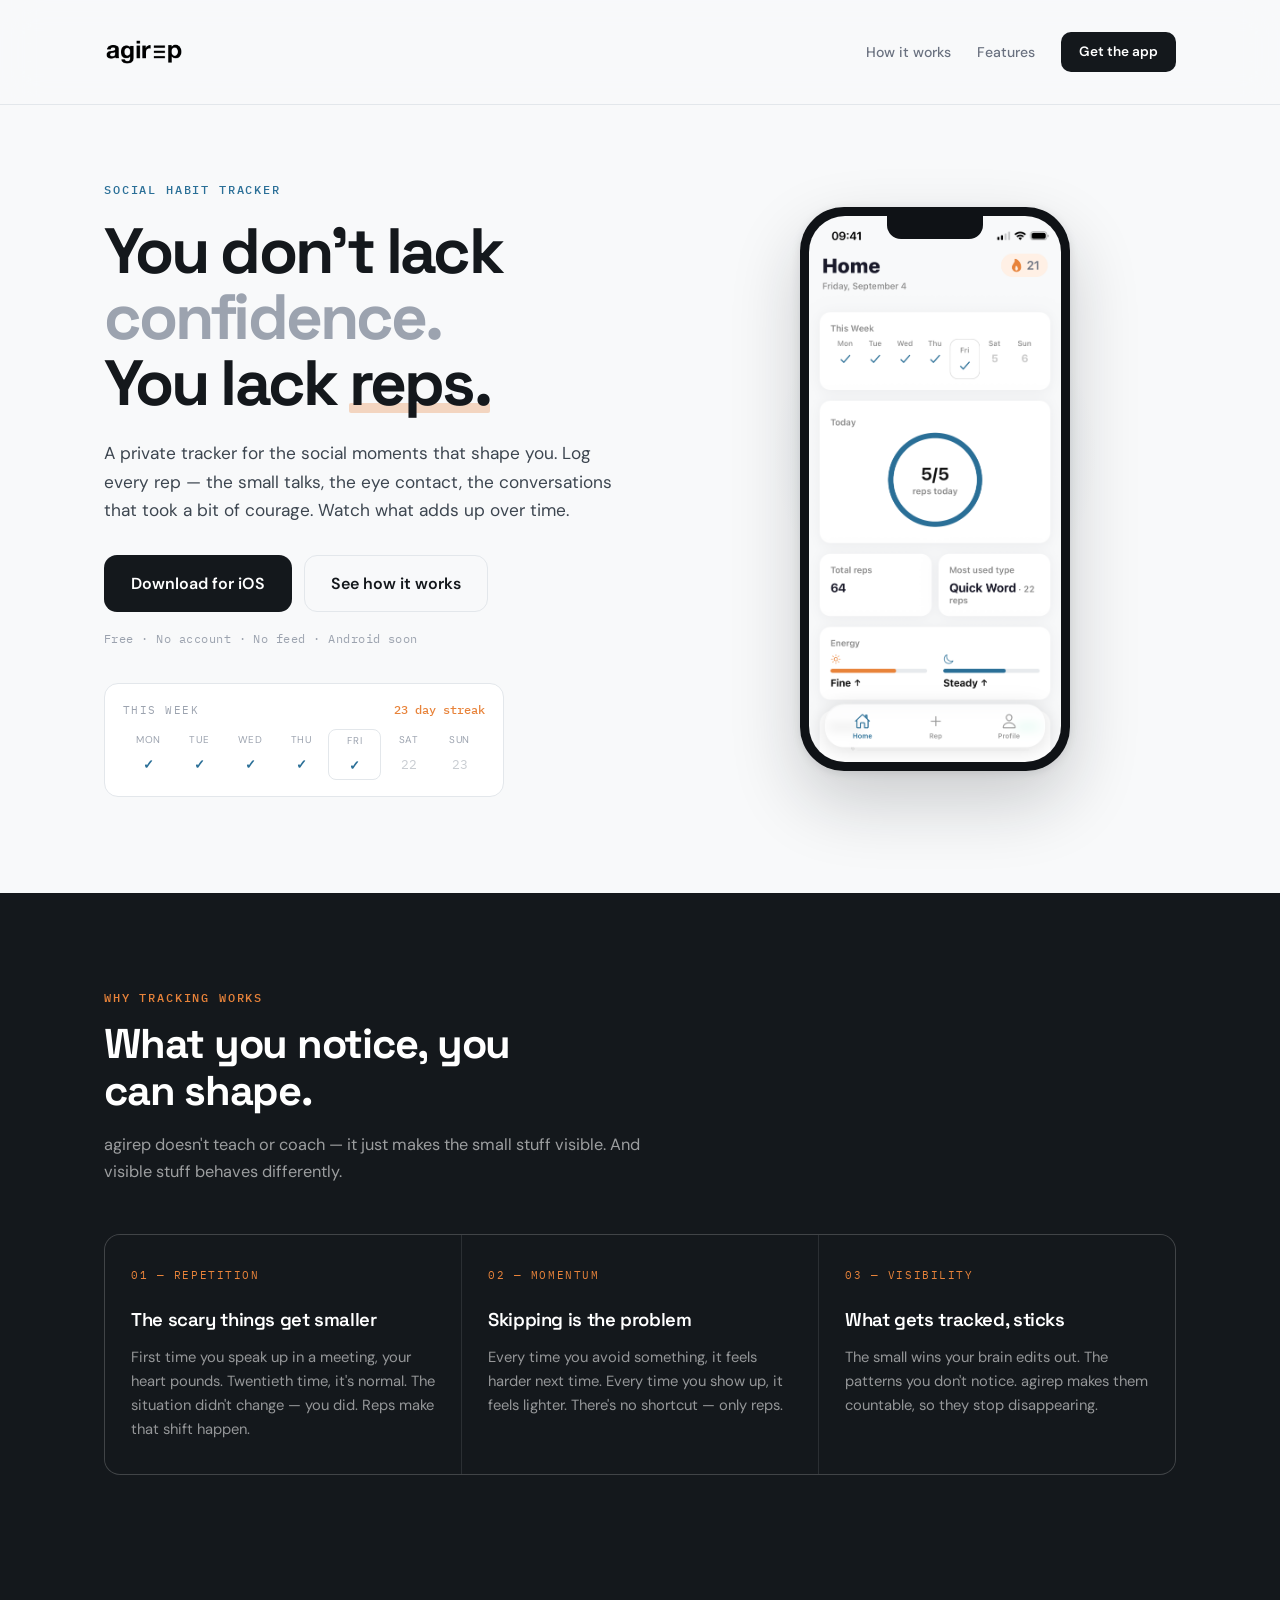
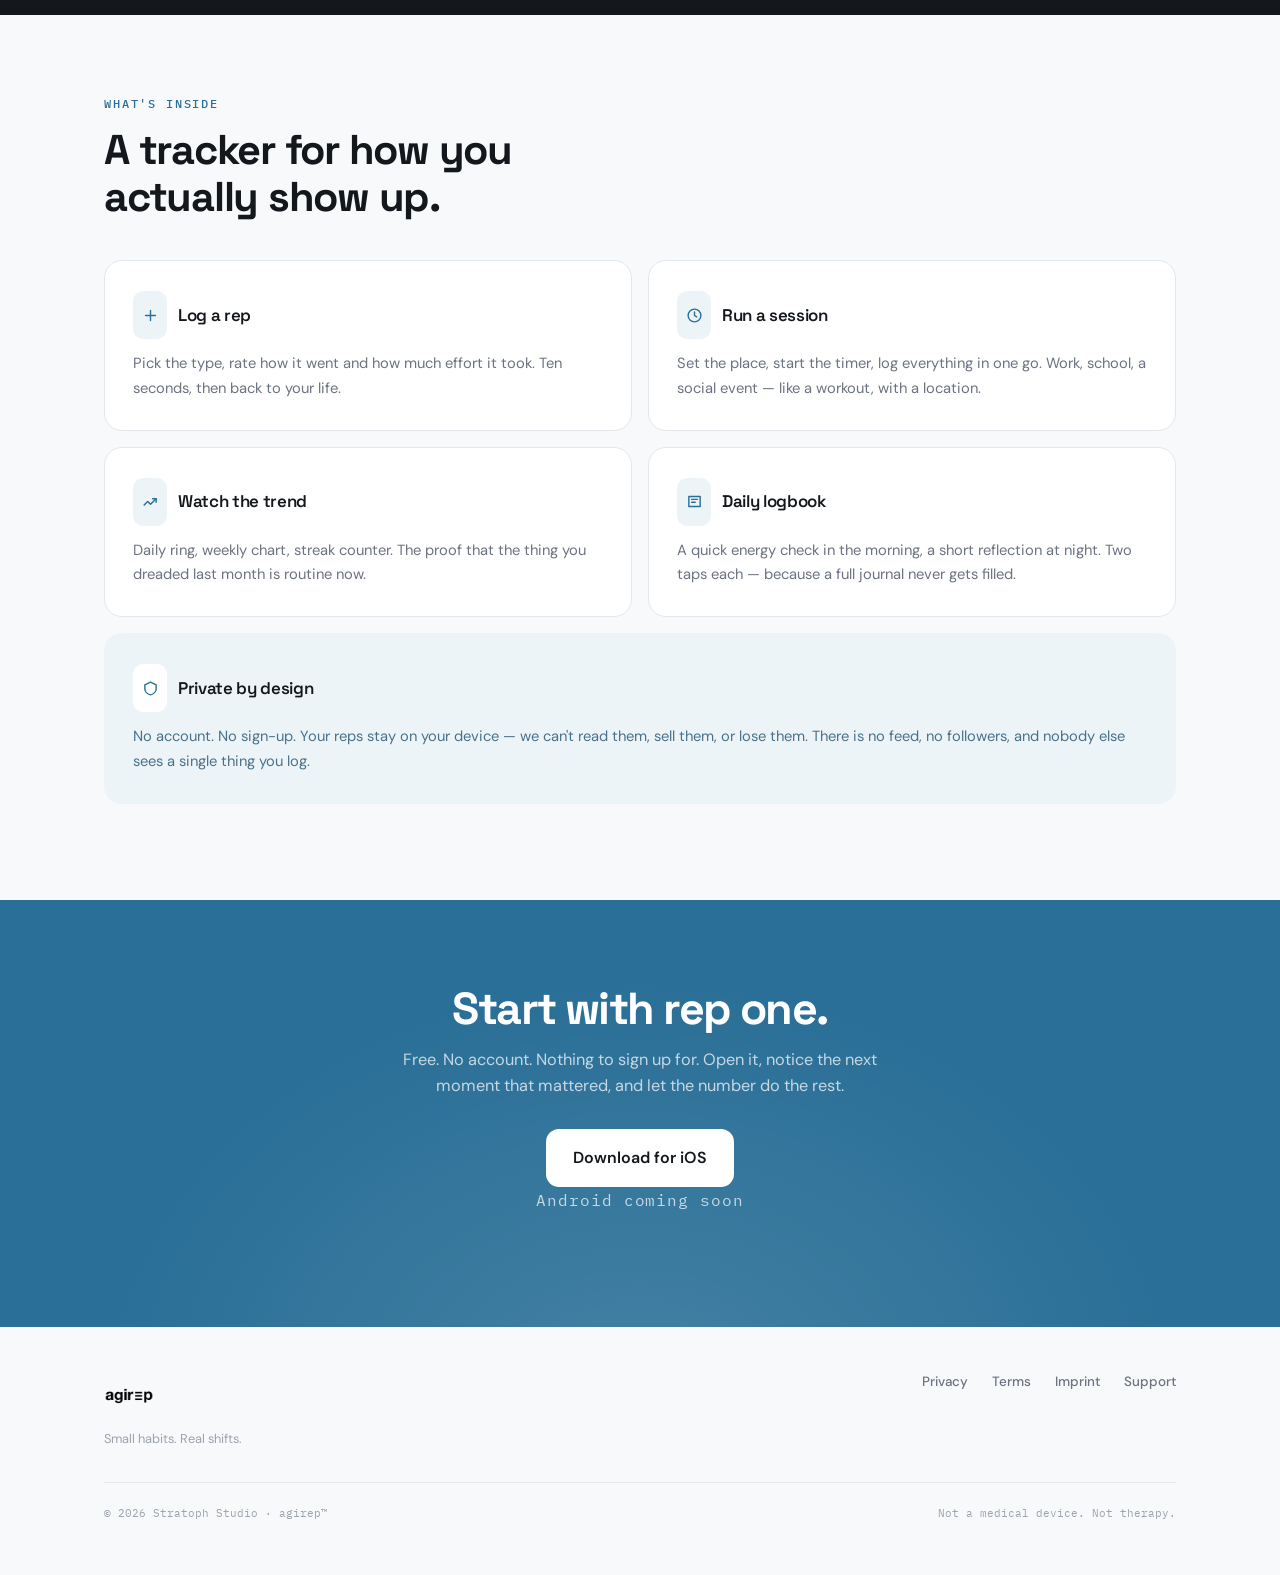
<file: index.html>
<!DOCTYPE html>
<html lang="en">
<head>
<meta charset="UTF-8" />
<meta name="viewport" content="width=device-width, initial-scale=1" />
<title>agirep — Social Habit Tracker</title>
<meta name="description" content="A private tracker for the social moments that shape you. Log every rep — small talks, eye contact, conversations that took courage. Watch what adds up over time." />
<meta property="og:title" content="agirep — Social Habit Tracker" />
<meta property="og:description" content="You don't lack confidence. You lack reps." />
<meta property="og:type" content="website" />
<link rel="stylesheet" href="fonts.css" />
<style>
:root{
  --ink:#14181C;
  --ink-soft:#3D4650;
  --muted:#6B7280;
  --faint:#9CA3AF;
  --blue:#2A6F97;
  --blue-deep:#1B4D6B;
  --blue-wash:#EDF4F8;
  --orange:#E8833A;
  --paper:#F8F9FA;
  --white:#fff;
  --line:#E3E7EB;
  --r:18px;
  --max:1120px;
}

*{margin:0;padding:0;box-sizing:border-box}
html{scroll-behavior:smooth;-webkit-text-size-adjust:100%}
body{
  font-family:'DM Sans',system-ui,sans-serif;
  color:var(--ink);
  background:var(--paper);
  line-height:1.6;
  -webkit-font-smoothing:antialiased;
  overflow-x:hidden;
}
a{color:inherit}
:focus-visible{outline:2px solid var(--blue);outline-offset:3px;border-radius:4px}

.wrap{max-width:var(--max);margin:0 auto;padding:0 24px}

/* scroll reveal */
.rv{opacity:0;transform:translateY(22px);transition:opacity .7s cubic-bezier(.2,.7,.3,1),transform .7s cubic-bezier(.2,.7,.3,1)}
.rv.in{opacity:1;transform:none}
.rv-1{transition-delay:.06s}.rv-2{transition-delay:.12s}.rv-3{transition-delay:.18s}

/* nav */
.nav{
  position:sticky;top:0;z-index:60;
  background:rgba(248,249,250,.82);
  backdrop-filter:blur(18px);-webkit-backdrop-filter:blur(18px);
  border-bottom:1px solid var(--line);
}
.nav-in{
  max-width:var(--max);margin:0 auto;padding:12px 24px;
  display:flex;align-items:center;justify-content:space-between;
}
.logo-img{height:80px;width:auto;display:block}
.mark{
  font-family:'Space Grotesk',sans-serif;
  font-size:1.45rem;font-weight:700;letter-spacing:-.04em;
  text-decoration:none;line-height:1;
}
.mark i{font-style:normal;color:var(--blue)}
.nav-r{display:flex;align-items:center;gap:26px}
.nav-r a{font-size:.88rem;font-weight:500;color:var(--muted);text-decoration:none;transition:color .18s}
.nav-r a:hover{color:var(--ink)}
.nav-r .pill{
  background:var(--ink);color:var(--white);
  padding:9px 18px;border-radius:10px;font-weight:600;font-size:.85rem;
  transition:background .18s;
}
.nav-r .pill:hover{background:var(--blue);color:var(--white)}

/* shared */
.eyebrow{
  font-family:'IBM Plex Mono',monospace;
  font-size:.72rem;font-weight:500;letter-spacing:.16em;text-transform:uppercase;
  color:var(--blue);
}
.h2{
  font-family:'Space Grotesk',sans-serif;
  font-size:clamp(1.8rem,3.6vw,2.6rem);font-weight:700;
  letter-spacing:-.03em;line-height:1.12;
}
.lede{font-size:1.02rem;color:var(--muted);line-height:1.7;max-width:52ch}

.btn{
  display:inline-flex;align-items:center;gap:9px;
  padding:15px 26px;border-radius:13px;
  font-size:1rem;font-weight:600;text-decoration:none;
  border:1px solid transparent;cursor:pointer;
  transition:transform .18s,background .18s,border-color .18s;
}
.btn svg{width:19px;height:19px;fill:currentColor;flex-shrink:0}
.btn-fill{background:var(--ink);color:var(--white)}
.btn-fill:hover{background:var(--blue);transform:translateY(-2px)}
.btn-ghost{background:transparent;color:var(--ink);border-color:var(--line)}
.btn-ghost:hover{border-color:var(--ink)}
.btn-light{background:var(--white);color:var(--ink)}
.btn-light:hover{transform:translateY(-2px)}

/* hero */
.hero{padding:76px 0 0}
.hero-grid{display:grid;grid-template-columns:1.05fr .95fr;gap:56px;align-items:center}
.hero h1{
  font-family:'Space Grotesk',sans-serif;
  font-size:clamp(2.5rem,5.4vw,4rem);
  font-weight:700;letter-spacing:-.045em;line-height:1.03;
  margin:20px 0 22px;
}
.hero h1 .dim{color:var(--faint)}
.hero h1 .hit{position:relative;display:inline-block;white-space:nowrap}
.hero h1 .hit::after{
  content:'';position:absolute;left:0;right:0;bottom:.06em;height:.16em;
  background:var(--orange);opacity:.3;border-radius:2px;
}
.hero h1 .hit span{position:relative;z-index:1}
.hero p.sub{font-size:1.08rem;color:var(--ink-soft);line-height:1.65;max-width:46ch;margin-bottom:30px}
.hero-cta{display:flex;gap:12px;flex-wrap:wrap;align-items:center}
.hero-fine{
  margin-top:18px;font-family:'IBM Plex Mono',monospace;
  font-size:.74rem;color:var(--faint);letter-spacing:.04em;
}

.strip{
  margin-top:34px;padding:16px 18px;background:var(--white);
  border:1px solid var(--line);border-radius:14px;max-width:400px;
}
.strip-top{display:flex;justify-content:space-between;align-items:center;margin-bottom:12px}
.strip-label{
  font-family:'IBM Plex Mono',monospace;font-size:.66rem;
  letter-spacing:.14em;text-transform:uppercase;color:var(--faint);
}
.strip-streak{font-family:'IBM Plex Mono',monospace;font-size:.78rem;font-weight:500;color:var(--orange)}
.strip-days{display:flex;justify-content:space-between}
.sd{text-align:center;flex:1}
.sd .d{font-size:.62rem;color:var(--faint);letter-spacing:.06em;margin-bottom:5px}
.sd .m{
  height:22px;display:flex;align-items:center;justify-content:center;
  font-family:'IBM Plex Mono',monospace;font-size:.82rem;color:#C9CDD2;
}
.sd.on .m{color:var(--blue);font-weight:600}
.sd.today{border:1px solid var(--line);border-radius:8px;padding:3px 0;margin:-3px 2px 0}

/* phone with real screenshot */
.phone-stage{display:flex;justify-content:center;position:relative}
.phone-stage::before{
  content:'';position:absolute;width:340px;height:340px;border-radius:50%;
  background:radial-gradient(circle,rgba(42,111,151,.10),transparent 68%);
  top:44%;left:50%;transform:translate(-50%,-50%);
}
.phone{
  position:relative;width:270px;
  background:#0F1216;border-radius:44px;padding:9px;
  box-shadow:0 30px 70px rgba(20,24,28,.20),0 2px 10px rgba(20,24,28,.10);
}
.phone img{
  display:block;width:100%;height:auto;border-radius:36px;
}
.notch{
  position:absolute;top:9px;left:50%;transform:translateX(-50%);
  width:96px;height:23px;background:#0F1216;border-radius:0 0 14px 14px;z-index:3;
}

/* dark mechanism */
.dark{background:var(--ink);color:var(--white);margin-top:96px;padding:96px 0 140px}
.dark .eyebrow{color:var(--orange)}
.dark .h2{margin:14px 0 16px;max-width:16ch}
.dark .lede{color:rgba(255,255,255,.58)}
.mech{
  display:grid;grid-template-columns:repeat(3,1fr);gap:1px;
  background:rgba(255,255,255,.10);border:1px solid rgba(255,255,255,.10);
  border-radius:16px;overflow:hidden;margin-top:48px;
}
.mech-c{background:var(--ink);padding:32px 26px}
.mech-n{
  font-family:'IBM Plex Mono',monospace;font-size:.7rem;letter-spacing:.14em;
  color:var(--orange);margin-bottom:20px;
}
.mech-c h3{
  font-family:'Space Grotesk',sans-serif;font-size:1.16rem;font-weight:600;
  letter-spacing:-.02em;margin-bottom:10px;
}
.mech-c p{font-size:.92rem;color:rgba(255,255,255,.55);line-height:1.65}
.dark-note{
  margin-top:34px;padding-left:16px;border-left:2px solid rgba(255,255,255,.18);
  font-size:.84rem;color:rgba(255,255,255,.42);line-height:1.6;max-width:64ch;
}

/* ── TRY IT — live console ── */
.try{padding:96px 0}
.try-head{margin-bottom:44px;max-width:56ch}
.try-head .h2{margin:14px 0 14px}

.console{
  display:grid;grid-template-columns:1fr 1.15fr;gap:0;
  background:var(--white);border:1px solid var(--line);
  border-radius:24px;overflow:hidden;
}

/* left: input */
.c-left{padding:30px 28px;border-right:1px solid var(--line)}
.c-kicker{
  font-family:'IBM Plex Mono',monospace;font-size:.66rem;letter-spacing:.14em;
  text-transform:uppercase;color:var(--faint);margin-bottom:16px;
}
.c-reps{display:flex;flex-direction:column;gap:8px}
.c-rep{
  display:flex;align-items:center;gap:11px;width:100%;
  padding:13px 16px;border-radius:12px;
  background:var(--paper);border:1px solid var(--line);
  font-family:'DM Sans',sans-serif;font-size:.93rem;font-weight:500;
  color:var(--ink);cursor:pointer;text-align:left;
  transition:border-color .16s,background .16s,transform .1s;
}
.c-rep:hover:not(:disabled){border-color:var(--blue);background:var(--blue-wash)}
.c-rep:active:not(:disabled){transform:scale(.98)}
.c-rep:disabled{opacity:.35;cursor:default}
.c-rep .dot{width:7px;height:7px;border-radius:50%;background:var(--blue);flex-shrink:0}
.c-hint{
  margin-top:18px;font-size:.78rem;color:var(--faint);line-height:1.55;
}

/* right: output */
.c-right{padding:30px 28px;background:linear-gradient(180deg,#FBFCFC,#F5F7F8)}
.c-metrics{display:grid;grid-template-columns:1fr 1fr;gap:12px;margin-bottom:22px}
.c-m{background:var(--white);border:1px solid var(--line);border-radius:14px;padding:14px 16px}
.c-m .k{
  font-family:'IBM Plex Mono',monospace;font-size:.6rem;letter-spacing:.12em;
  text-transform:uppercase;color:var(--faint);margin-bottom:6px;
}
.c-m .v{
  font-family:'Space Grotesk',sans-serif;font-size:1.7rem;font-weight:700;
  line-height:1;letter-spacing:-.03em;
}
.c-m .v.small{font-size:1.05rem}
.c-m .v.drop{color:var(--blue);transition:color .3s}

.c-chart{background:var(--white);border:1px solid var(--line);border-radius:14px;padding:16px}
.c-chart .k{
  font-family:'IBM Plex Mono',monospace;font-size:.6rem;letter-spacing:.12em;
  text-transform:uppercase;color:var(--faint);margin-bottom:14px;
}
.c-bars{display:flex;align-items:flex-end;gap:7px;height:88px}
.c-bars i{
  flex:1;background:var(--blue);border-radius:4px;height:4%;
  transition:height .55s cubic-bezier(.2,.85,.3,1);display:block;
}
.c-bars i.idle{background:#E1E5E8}
.c-axis{
  display:flex;justify-content:space-between;margin-top:9px;
  font-family:'IBM Plex Mono',monospace;font-size:.58rem;color:var(--faint);
}

.c-payoff{
  margin-top:18px;padding:15px 17px;background:var(--ink);color:var(--white);
  border-radius:13px;font-size:.88rem;line-height:1.6;
  opacity:0;transform:translateY(8px);
  transition:opacity .5s,transform .5s;pointer-events:none;
}
.c-payoff.show{opacity:1;transform:none;pointer-events:auto}
.c-payoff b{font-weight:600}
.c-payoff i{font-style:normal;color:#8FC4E0;font-weight:500}
.pf-cta{
  display:inline-block;margin-top:12px;font-size:.85rem;font-weight:600;
  color:var(--white);text-decoration:none;
  border-bottom:1px solid rgba(255,255,255,.35);padding-bottom:2px;
  transition:border-color .18s;
}
.pf-cta:hover{border-color:var(--white)}
.c-payoff .rs{
  display:block;margin-top:12px;font-size:.76rem;
  color:rgba(255,255,255,.55);background:none;border:none;cursor:pointer;
  font-family:'DM Sans',sans-serif;text-decoration:underline;text-underline-offset:3px;
}
.c-payoff .rs:hover{color:rgba(255,255,255,.85)}

/* features */
.feat{padding:80px 0 96px}
.feat-head{margin-bottom:40px}
.feat-head .h2{margin:14px 0 14px;max-width:18ch}
.fgrid{display:grid;grid-template-columns:repeat(2,1fr);gap:16px}
.f{
  background:var(--white);border:1px solid var(--line);border-radius:var(--r);
  padding:30px 28px;transition:border-color .2s,transform .2s;
}
.f:hover{border-color:#CBD3D9;transform:translateY(-3px)}
.f-top{display:flex;align-items:center;gap:11px;margin-bottom:12px}
.f-ico{
  width:34px;height:48px;border-radius:10px;background:var(--blue-wash);
  display:flex;align-items:center;justify-content:center;flex-shrink:0;
}
.f-ico svg{width:17px;height:17px;stroke:var(--blue);fill:none;stroke-width:2;stroke-linecap:round;stroke-linejoin:round}
.f h3{font-family:'Space Grotesk',sans-serif;font-size:1.06rem;font-weight:600;letter-spacing:-.02em}
.f p{font-size:.92rem;color:var(--muted);line-height:1.65}
.f.wide{grid-column:1/-1;background:var(--blue-wash);border-color:transparent}
.f.wide .f-ico{background:var(--white)}
.f.wide p{color:var(--blue-deep);opacity:.78}

/* cta */
.cta{background:var(--blue);color:var(--white);padding:84px 0;text-align:center;position:relative;overflow:hidden}
.cta::after{
  content:'';position:absolute;inset:0;
  background:radial-gradient(ellipse at 50% 120%,rgba(255,255,255,.13),transparent 60%);
  pointer-events:none;
}
.cta-in{position:relative;z-index:1}
.cta h2{
  font-family:'Space Grotesk',sans-serif;
  font-size:clamp(1.9rem,4vw,2.8rem);font-weight:700;
  letter-spacing:-.035em;line-height:1.1;margin-bottom:14px;
}
.cta p{color:rgba(255,255,255,.72);font-size:1.02rem;margin:0 auto 30px;max-width:44ch}
.cta-fine{
  margin-top:18px;font-family:'IBM Plex Mono',monospace;
  font-size:.72rem;color:rgba(255,255,255,.5);letter-spacing:.06em;
}

/* footer */
.foot{padding:44px 0 52px}
.foot-in{display:flex;justify-content:space-between;align-items:flex-start;gap:28px;flex-wrap:wrap}
.foot-l .logo-img{height:50px;margin-bottom:8px}
.foot-tag{font-size:.8rem;color:var(--faint)}
.foot-mail{font-size:.8rem;color:var(--blue);text-decoration:none;font-weight:500;display:inline-block;margin-top:6px}
.foot-mail:hover{text-decoration:underline}
.foot-links{display:flex;gap:24px;flex-wrap:wrap}
.foot-links a{font-size:.84rem;color:var(--muted);text-decoration:none;font-weight:500;transition:color .18s}
.foot-links a:hover{color:var(--blue)}
.foot-btm{
  margin-top:32px;padding-top:22px;border-top:1px solid var(--line);
  font-family:'IBM Plex Mono',monospace;font-size:.7rem;color:var(--faint);
  display:flex;justify-content:space-between;gap:14px;flex-wrap:wrap;
}

@media(max-width:900px){
  .hero{padding-top:52px}
  .hero-grid{grid-template-columns:1fr;gap:44px}
  .hero p.sub,.strip{max-width:100%}
  .phone-stage{order:-1}
  .phone{width:238px}
  .mech{grid-template-columns:1fr}
  .console{grid-template-columns:1fr}
  .c-left{border-right:none;border-bottom:1px solid var(--line)}
  .fgrid{grid-template-columns:1fr}
  .nav-r a:not(.pill){display:none}
  .dark{margin-top:70px;padding:66px 0}
  .try{padding:70px 0}
}
@media(prefers-reduced-motion:reduce){
  *{animation:none!important;transition:none!important;scroll-behavior:auto}
  .rv{opacity:1;transform:none}
}
</style>
</head>
<body>

<nav class="nav">
  <div class="nav-in">
    <a href="#" aria-label="agirep home">
      <img class="logo-img" src="logo-wordmark.png" alt="agirep" />
    </a>
    <div class="nav-r">
      <a href="#how">How it works</a>
      <a href="#features">Features</a>
      <a class="pill" href="https://apps.apple.com/app/id6784792973">Get the app</a>
    </div>
  </div>
</nav>

<header class="hero">
  <div class="wrap hero-grid">
    <div class="rv">
      <div class="eyebrow">Social Habit Tracker</div>
      <h1>You don't lack <span class="dim">confidence.</span><br>You lack <span class="hit"><span>reps.</span></span></h1>
      <p class="sub">A private tracker for the social moments that shape you. Log every rep — the small talks, the eye contact, the conversations that took a bit of courage. Watch what adds up over time.</p>
      <div class="hero-cta">
        <a class="btn btn-fill" href="https://apps.apple.com/app/id6784792973">
          Download for iOS
        </a>
        <a class="btn btn-ghost" href="#how">See how it works</a>
      </div>
      <p class="hero-fine">Free · No account · No feed · Android soon</p>

      <div class="strip" aria-hidden="true">
        <div class="strip-top">
          <span class="strip-label">This week</span>
          <span class="strip-streak">23 day streak</span>
        </div>
        <div class="strip-days">
          <div class="sd on"><div class="d">MON</div><div class="m">✓</div></div>
          <div class="sd on"><div class="d">TUE</div><div class="m">✓</div></div>
          <div class="sd on"><div class="d">WED</div><div class="m">✓</div></div>
          <div class="sd on"><div class="d">THU</div><div class="m">✓</div></div>
          <div class="sd on today"><div class="d">FRI</div><div class="m">✓</div></div>
          <div class="sd"><div class="d">SAT</div><div class="m">22</div></div>
          <div class="sd"><div class="d">SUN</div><div class="m">23</div></div>
        </div>
      </div>
    </div>

    <div class="phone-stage rv rv-1">
      <div class="phone">
        <div class="notch"></div>
        <img src="screenshot-home.png" alt="agirep home screen showing daily rep ring, streak and weekly chart" />
      </div>
    </div>
  </div>
</header>

<section class="dark" id="how">
  <div class="wrap">
    <div class="rv">
      <div class="eyebrow">Why tracking works</div>
      <h2 class="h2">What you notice, you can shape.</h2>
      <p class="lede">agirep doesn't teach or coach — it just makes the small stuff visible. And visible stuff behaves differently.</p>
    </div>

    <div class="mech">
      <div class="mech-c rv">
        <div class="mech-n">01 — REPETITION</div>
        <h3>The scary things get smaller</h3>
        <p>First time you speak up in a meeting, your heart pounds. Twentieth time, it's normal. The situation didn't change — you did. Reps make that shift happen.</p>
      </div>
      <div class="mech-c rv rv-1">
        <div class="mech-n">02 — MOMENTUM</div>
        <h3>Skipping is the problem</h3>
        <p>Every time you avoid something, it feels harder next time. Every time you show up, it feels lighter. There's no shortcut — only reps.</p>
      </div>
      <div class="mech-c rv rv-2">
        <div class="mech-n">03 — VISIBILITY</div>
        <h3>What gets tracked, sticks</h3>
        <p>The small wins your brain edits out. The patterns you don't notice. agirep makes them countable, so they stop disappearing.</p>
      </div>
    </div>
  </div>
</section>

<section class="feat" id="features">
  <div class="wrap">
    <div class="feat-head rv">
      <div class="eyebrow">What's inside</div>
      <h2 class="h2">A tracker for how you actually show up.</h2>
    </div>

    <div class="fgrid">
      <div class="f rv">
        <div class="f-top">
          <div class="f-ico"><svg viewBox="0 0 24 24"><path d="M12 5v14M5 12h14"/></svg></div>
          <h3>Log a rep</h3>
        </div>
        <p>Pick the type, rate how it went and how much effort it took. Ten seconds, then back to your life.</p>
      </div>

      <div class="f rv rv-1">
        <div class="f-top">
          <div class="f-ico"><svg viewBox="0 0 24 24"><circle cx="12" cy="12" r="9"/><path d="M12 7v5l3 2"/></svg></div>
          <h3>Run a session</h3>
        </div>
        <p>Set the place, start the timer, log everything in one go. Work, school, a social event — like a workout, with a location.</p>
      </div>

      <div class="f rv">
        <div class="f-top">
          <div class="f-ico"><svg viewBox="0 0 24 24"><path d="M3 17l5-5 4 4 8-8"/><path d="M20 8h-5M20 8v5"/></svg></div>
          <h3>Watch the trend</h3>
        </div>
        <p>Daily ring, weekly chart, streak counter. The proof that the thing you dreaded last month is routine now.</p>
      </div>

      <div class="f rv rv-1">
        <div class="f-top">
          <div class="f-ico"><svg viewBox="0 0 24 24"><path d="M4 5h16v14H4z"/><path d="M8 9h8M8 13h5"/></svg></div>
          <h3>Daily logbook</h3>
        </div>
        <p>A quick energy check in the morning, a short reflection at night. Two taps each — because a full journal never gets filled.</p>
      </div>

      <div class="f wide rv">
        <div class="f-top">
          <div class="f-ico"><svg viewBox="0 0 24 24"><path d="M12 3l8 4v5c0 4.4-3.4 8.2-8 9-4.6-.8-8-4.6-8-9V7z"/></svg></div>
          <h3>Private by design</h3>
        </div>
        <p>No account. No sign-up. Your reps stay on your device — we can't read them, sell them, or lose them. There is no feed, no followers, and nobody else sees a single thing you log.</p>
      </div>
    </div>
  </div>
</section>

<section class="cta">
  <div class="wrap cta-in rv">
    <h2>Start with rep one.</h2>
    <p>Free. No account. Nothing to sign up for. Open it, notice the next moment that mattered, and let the number do the rest.</p>
    <a class="btn btn-light" href="https://apps.apple.com/app/id6784792973">
      Download for iOS
    </a>
    <p class="cta-fine">Android coming soon</p>
  </div>
</section>

<footer class="foot">
  <div class="wrap">
    <div class="foot-in">
      <div class="foot-l">
        <img class="logo-img" src="logo-wordmark.png" alt="agirep" />
        <p class="foot-tag">Small habits. Real shifts.</p>
      </div>
      <div class="foot-links">
        <a href="privacy.html">Privacy</a>
        <a href="terms.html">Terms</a>
        <a href="impressum.html">Imprint</a>
        <a href="support.html">Support</a>
      </div>
    </div>
    <div class="foot-btm">
      <span>© 2026 Stratoph Studio · agirep™</span>
      <span>Not a medical device. Not therapy.</span>
    </div>
  </div>
</footer>

<script>
/* scroll reveal */
(function(){
  var els = document.querySelectorAll('.rv');
  if(!('IntersectionObserver' in window)){
    Array.prototype.forEach.call(els,function(e){e.classList.add('in')});
    return;
  }
  var io = new IntersectionObserver(function(entries){
    entries.forEach(function(en){
      if(en.isIntersecting){ en.target.classList.add('in'); io.unobserve(en.target); }
    });
  },{threshold:.14,rootMargin:'0px 0px -8% 0px'});
  Array.prototype.forEach.call(els,function(e){io.observe(e)});
})();
</script>

</body>
</html>
</file>
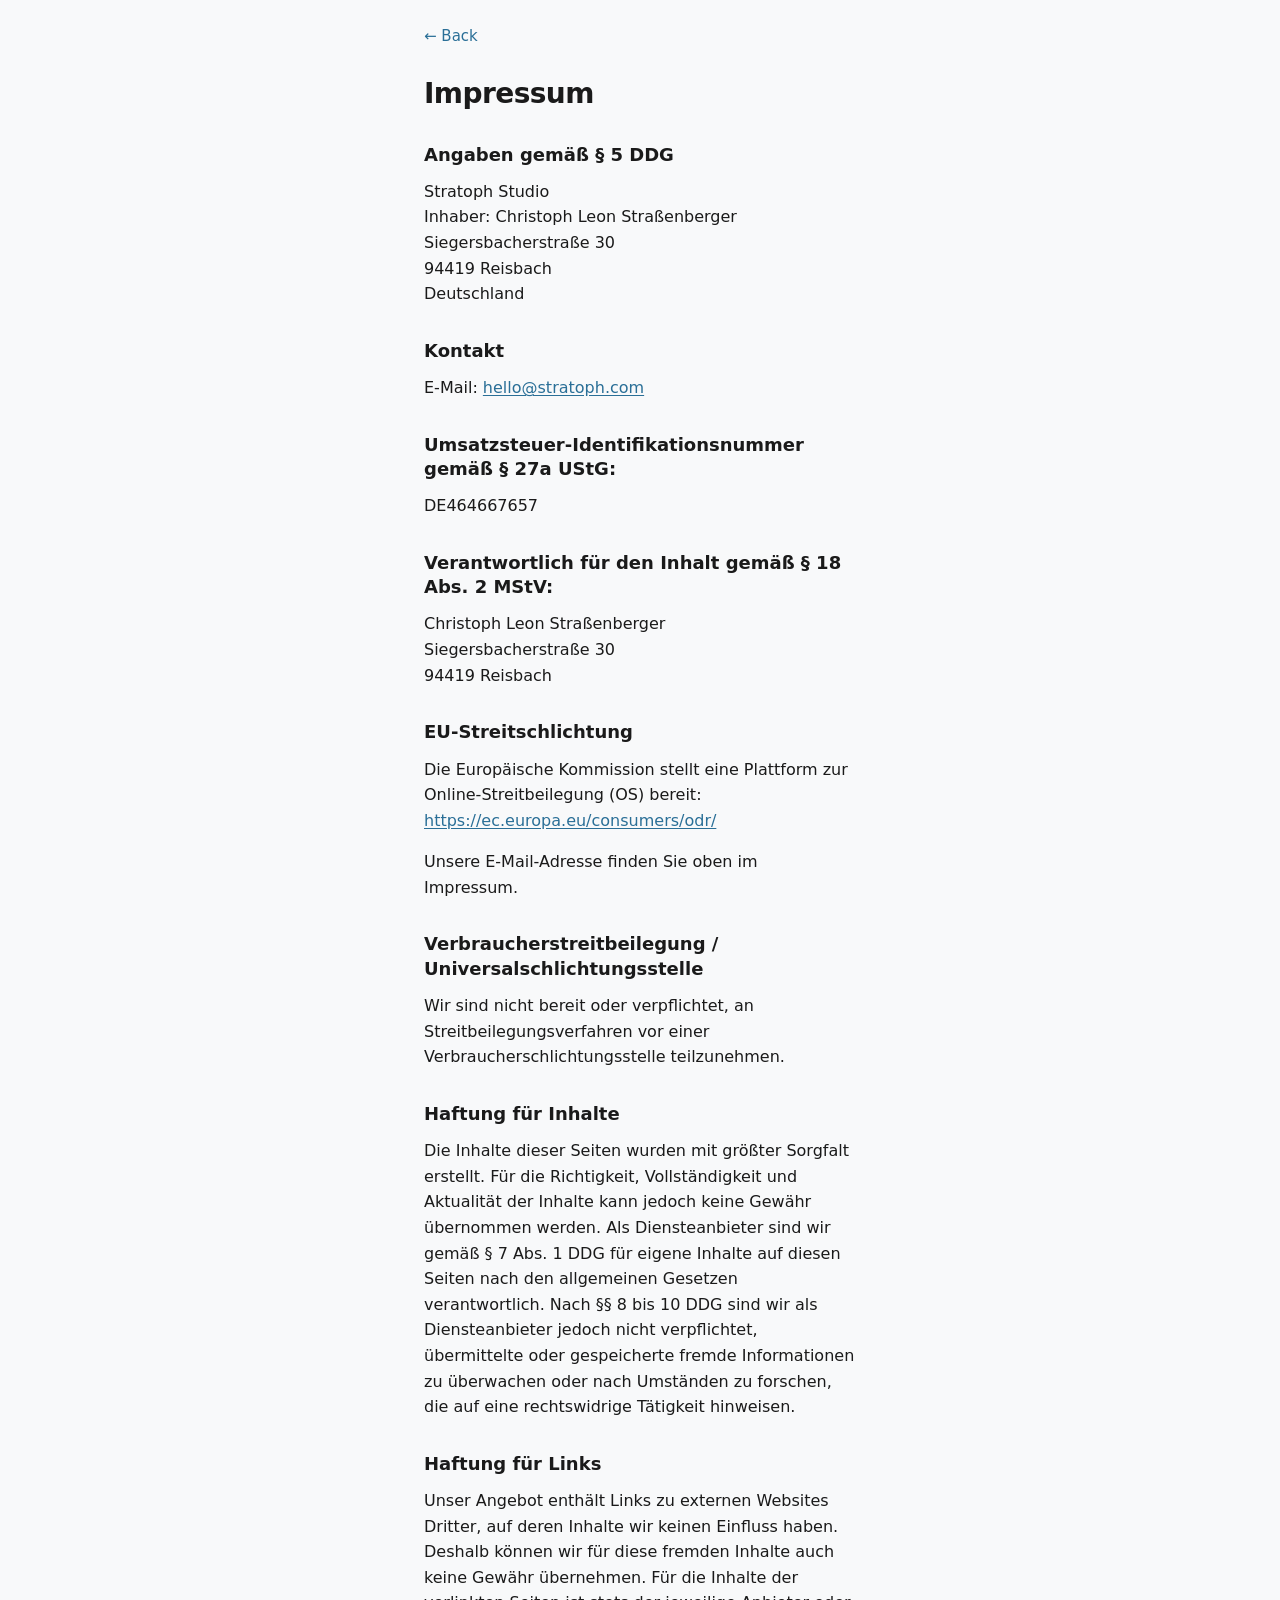
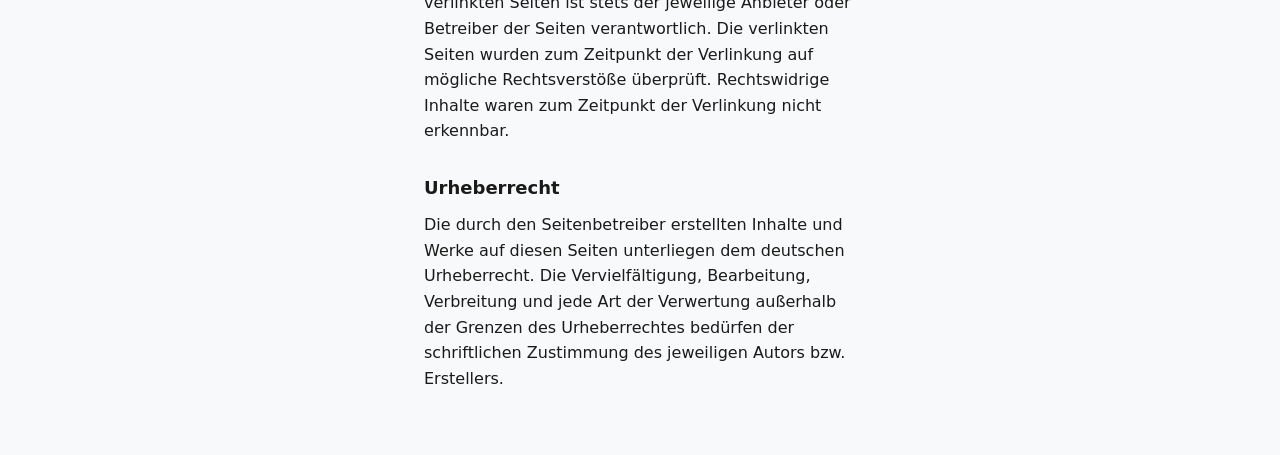
<file: impressum.html>
<!DOCTYPE html>
<html lang="de">
  <head>
    <meta charset="UTF-8" />
    <meta name="viewport" content="width=device-width, initial-scale=1" />
    <meta name="robots" content="noindex" />
    <title>Impressum — REP</title>
    <style>
      :root {
        --bg: #f8f9fa;
        --primary: #2a6f97;
        --accent: #4ecda4;
        --text: #1a1a1a;
        --text-muted: #5c6670;
        --border: #e2e6ea;
        --radius: 16px;
        --max-width: 480px;
      }

      *,
      *::before,
      *::after {
        box-sizing: border-box;
      }

      html {
        -webkit-text-size-adjust: 100%;
      }

      body {
        margin: 0;
        min-height: 100dvh;
        display: flex;
        flex-direction: column;
        align-items: center;
        background: var(--bg);
        color: var(--text);
        font-family:
          system-ui,
          -apple-system,
          BlinkMacSystemFont,
          'Segoe UI',
          Roboto,
          'Helvetica Neue',
          Arial,
          sans-serif;
        font-size: 16px;
        line-height: 1.5;
        -webkit-font-smoothing: antialiased;
      }

      .page {
        width: 100%;
        max-width: var(--max-width);
        padding: 24px 24px 48px;
      }

      .back-link {
        display: inline-block;
        margin-bottom: 28px;
        font-size: 0.9375rem;
        font-weight: 500;
        color: var(--primary);
        text-decoration: none;
      }

      .back-link:hover {
        text-decoration: underline;
      }

      .back-link:focus-visible {
        outline: 2px solid var(--accent);
        outline-offset: 2px;
        border-radius: 4px;
      }

      .legal-content {
        text-align: left;
        line-height: 1.6;
        color: var(--text);
      }

      .legal-content h1 {
        margin: 0 0 1.25rem;
        font-size: 1.75rem;
        font-weight: 700;
        letter-spacing: -0.02em;
        line-height: 1.25;
        color: var(--text);
      }

      .legal-content h2 {
        margin: 2rem 0 0.75rem;
        font-size: 1.125rem;
        font-weight: 700;
        color: var(--text);
        line-height: 1.35;
      }

      .legal-content p {
        margin: 0 0 1rem;
        color: var(--text);
      }

      .legal-content a {
        color: var(--primary);
        text-decoration: underline;
        text-underline-offset: 2px;
      }

      .legal-content a:hover {
        color: #245f82;
      }
    </style>
  </head>
  <body>
    <main class="page">
      <a class="back-link" href="index.html">← Back</a>

      <article class="legal-content">
        <h1>Impressum</h1>

        <h2>Angaben gemäß § 5 DDG</h2>
        <p>
          Stratoph Studio<br />
          Inhaber: Christoph Leon Straßenberger<br />
          Siegersbacherstraße 30<br />
          94419 Reisbach<br />
          Deutschland
        </p>

        <h2>Kontakt</h2>
        <p>
          E-Mail:
          <a href="mailto:hello@stratoph.com">hello@stratoph.com</a>
        </p>

        <h2>Umsatzsteuer-Identifikationsnummer gemäß § 27a UStG:</h2>
        <p>DE464667657</p>

        <h2>Verantwortlich für den Inhalt gemäß § 18 Abs. 2 MStV:</h2>
        <p>
          Christoph Leon Straßenberger<br />
          Siegersbacherstraße 30<br />
          94419 Reisbach
        </p>

        <h2>EU-Streitschlichtung</h2>
        <p>
          Die Europäische Kommission stellt eine Plattform zur Online-Streitbeilegung (OS) bereit:
          <a href="https://ec.europa.eu/consumers/odr/">https://ec.europa.eu/consumers/odr/</a>
        </p>
        <p>Unsere E-Mail-Adresse finden Sie oben im Impressum.</p>

        <h2>Verbraucherstreitbeilegung / Universalschlichtungsstelle</h2>
        <p>
          Wir sind nicht bereit oder verpflichtet, an Streitbeilegungsverfahren vor einer
          Verbraucherschlichtungsstelle teilzunehmen.
        </p>

        <h2>Haftung für Inhalte</h2>
        <p>
          Die Inhalte dieser Seiten wurden mit größter Sorgfalt erstellt. Für die Richtigkeit,
          Vollständigkeit und Aktualität der Inhalte kann jedoch keine Gewähr übernommen werden.
          Als Diensteanbieter sind wir gemäß § 7 Abs. 1 DDG für eigene Inhalte auf diesen Seiten
          nach den allgemeinen Gesetzen verantwortlich. Nach §§ 8 bis 10 DDG sind wir als
          Diensteanbieter jedoch nicht verpflichtet, übermittelte oder gespeicherte fremde
          Informationen zu überwachen oder nach Umständen zu forschen, die auf eine rechtswidrige
          Tätigkeit hinweisen.
        </p>

        <h2>Haftung für Links</h2>
        <p>
          Unser Angebot enthält Links zu externen Websites Dritter, auf deren Inhalte wir keinen
          Einfluss haben. Deshalb können wir für diese fremden Inhalte auch keine Gewähr
          übernehmen. Für die Inhalte der verlinkten Seiten ist stets der jeweilige Anbieter oder
          Betreiber der Seiten verantwortlich. Die verlinkten Seiten wurden zum Zeitpunkt der
          Verlinkung auf mögliche Rechtsverstöße überprüft. Rechtswidrige Inhalte waren zum
          Zeitpunkt der Verlinkung nicht erkennbar.
        </p>

        <h2>Urheberrecht</h2>
        <p>
          Die durch den Seitenbetreiber erstellten Inhalte und Werke auf diesen Seiten unterliegen
          dem deutschen Urheberrecht. Die Vervielfältigung, Bearbeitung, Verbreitung und jede Art
          der Verwertung außerhalb der Grenzen des Urheberrechtes bedürfen der schriftlichen
          Zustimmung des jeweiligen Autors bzw. Erstellers.
        </p>
      </article>
    </main>
  </body>
</html>
</file>
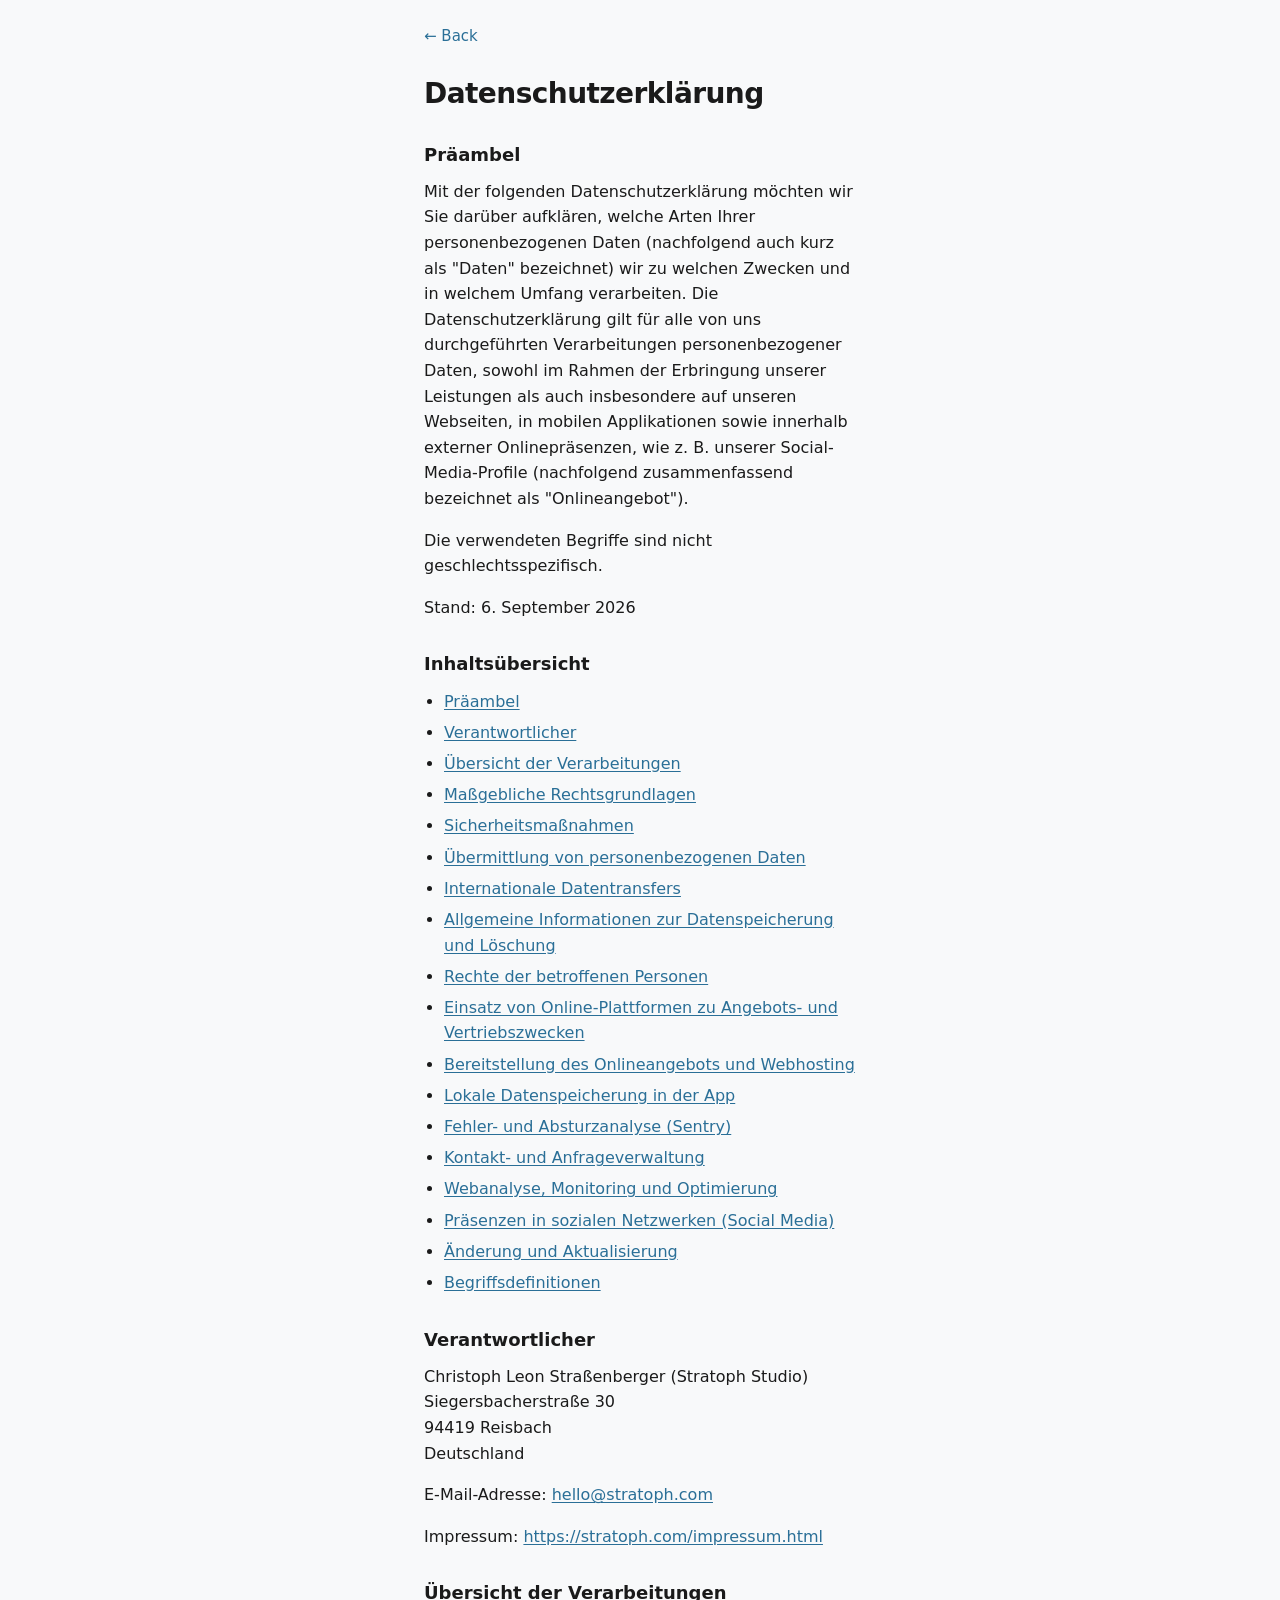
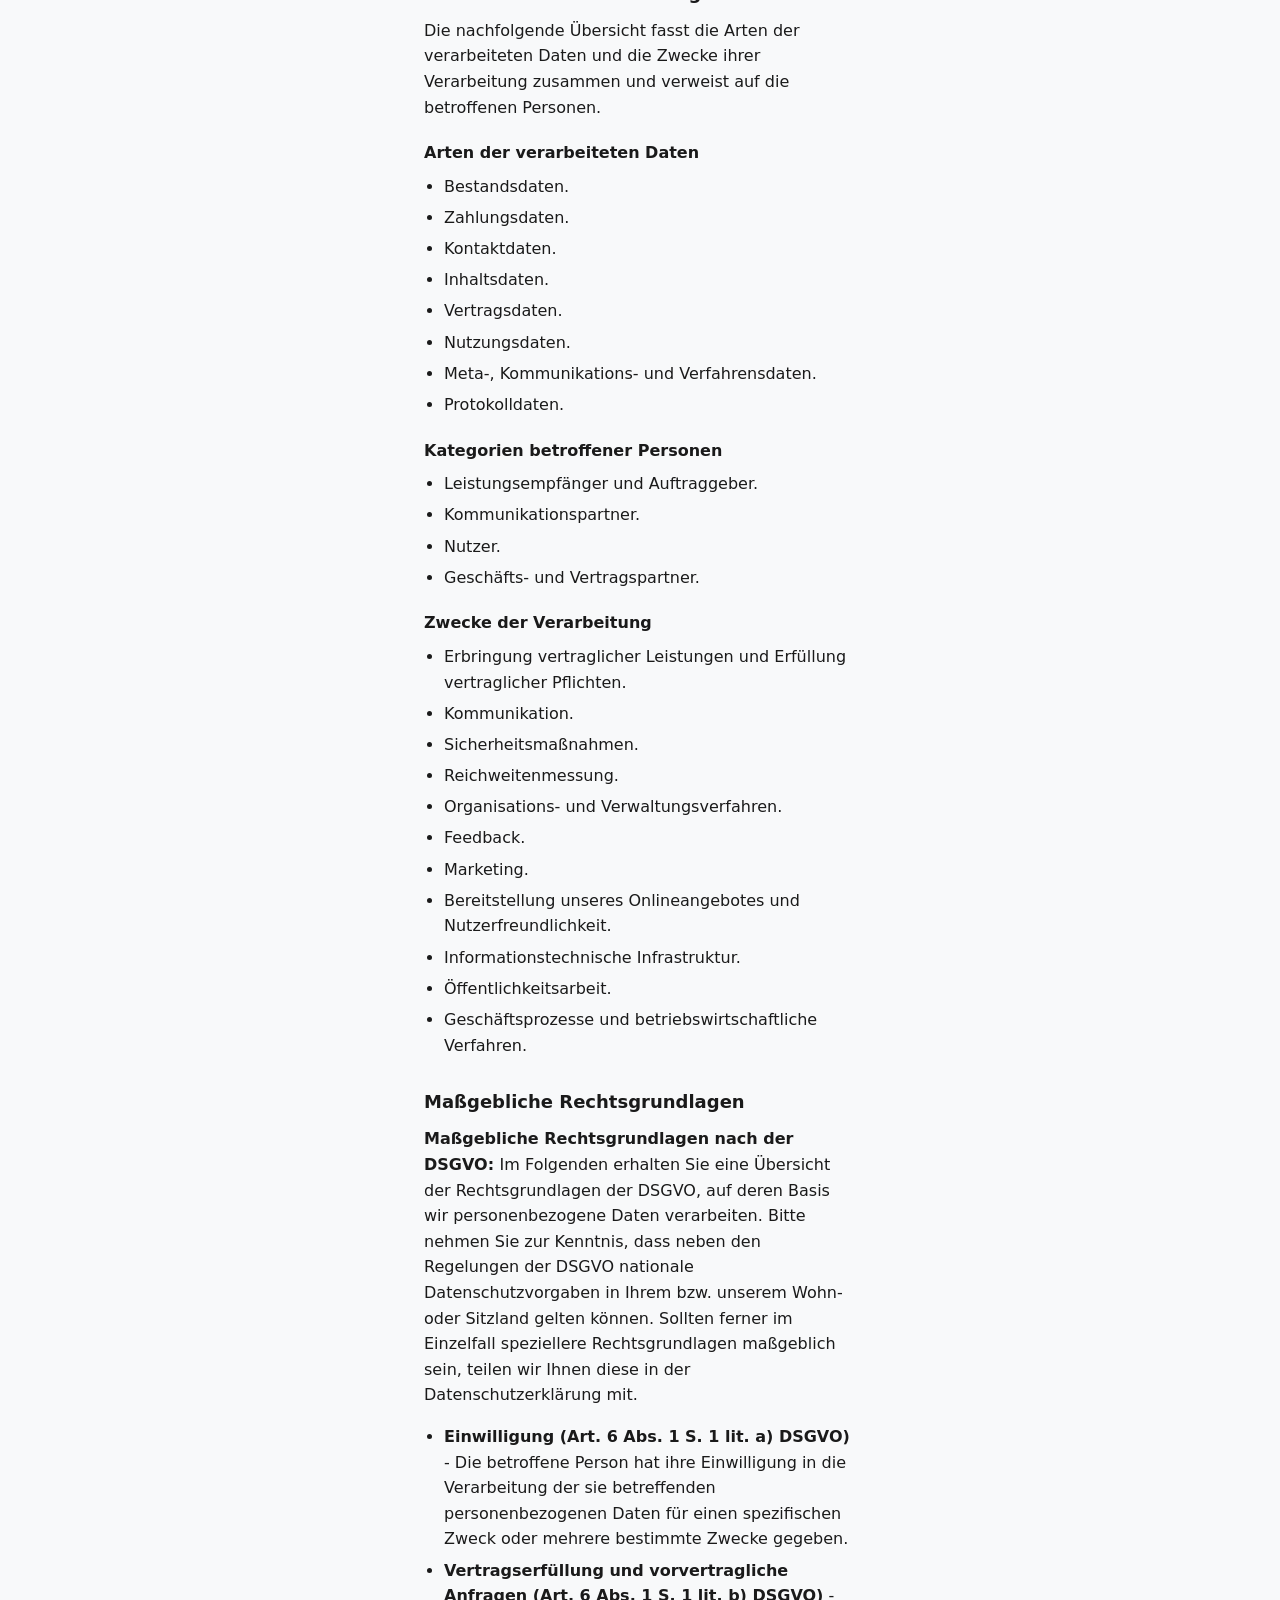
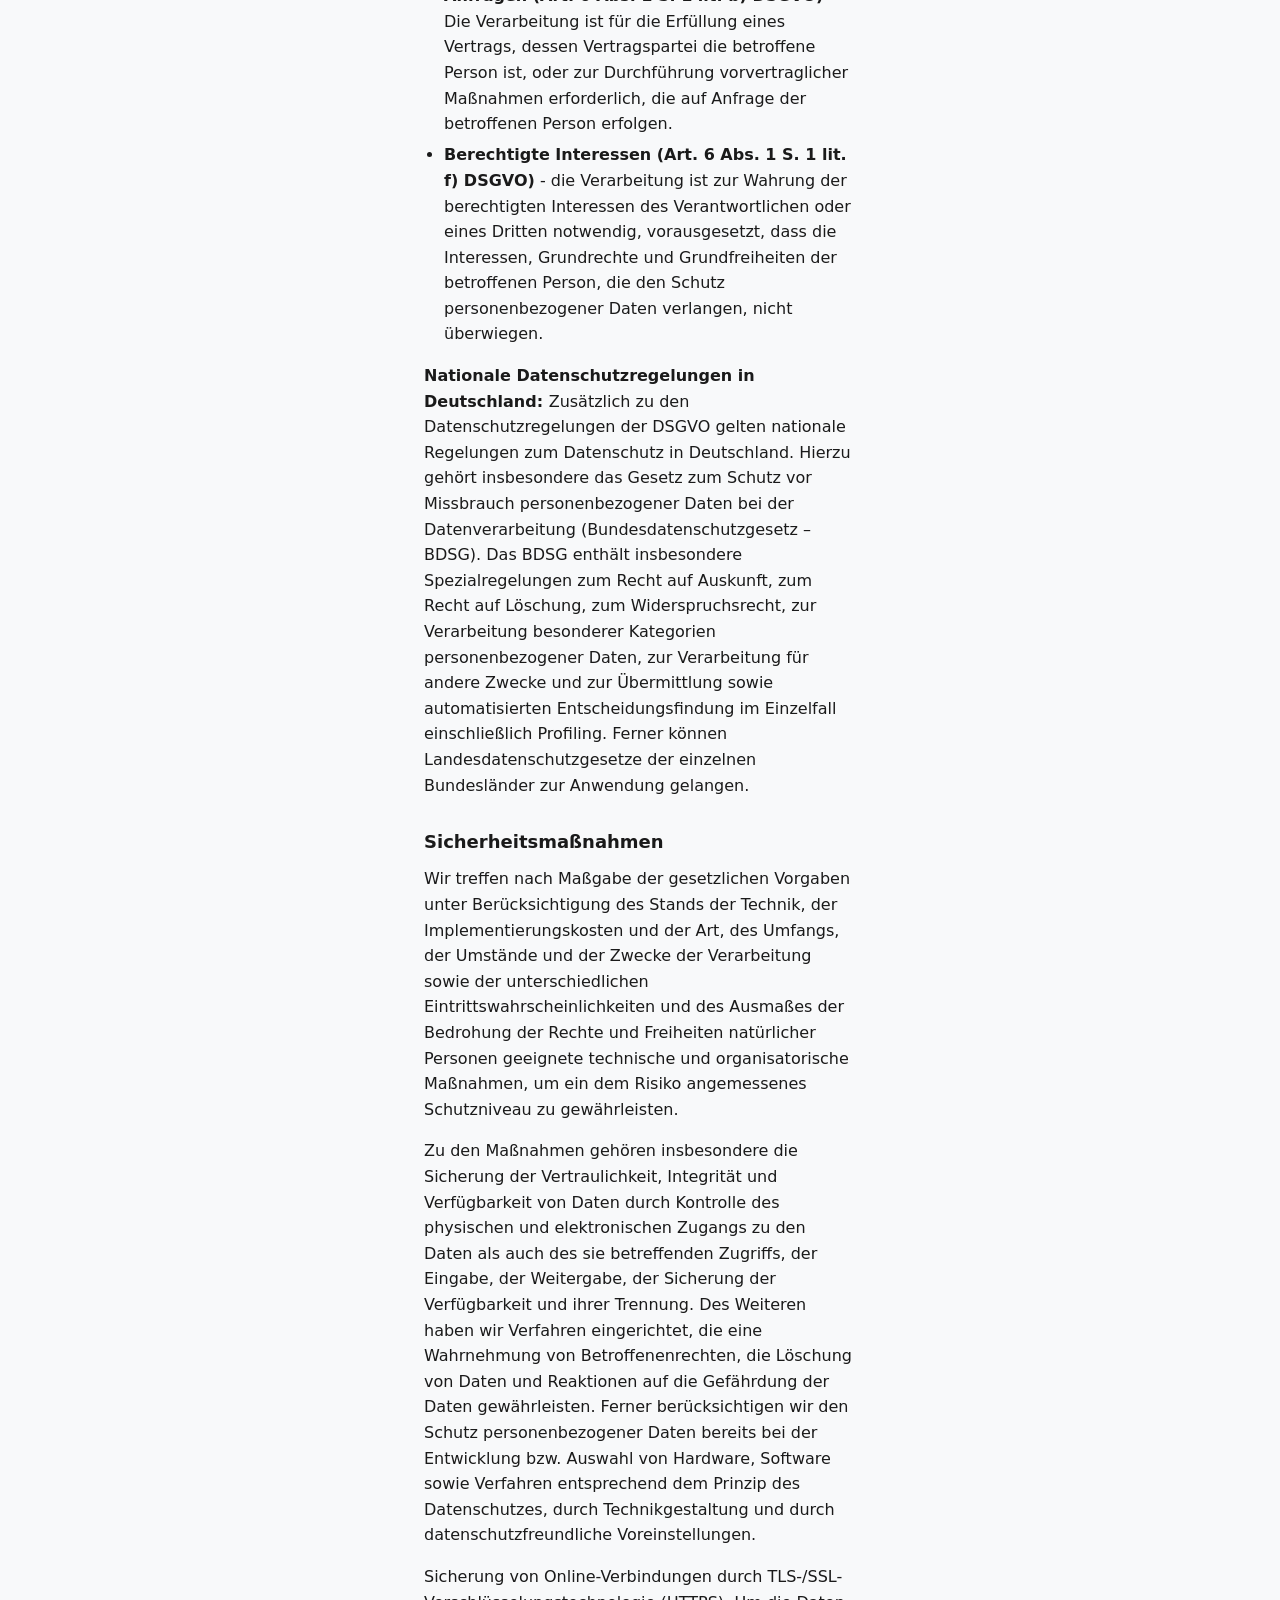
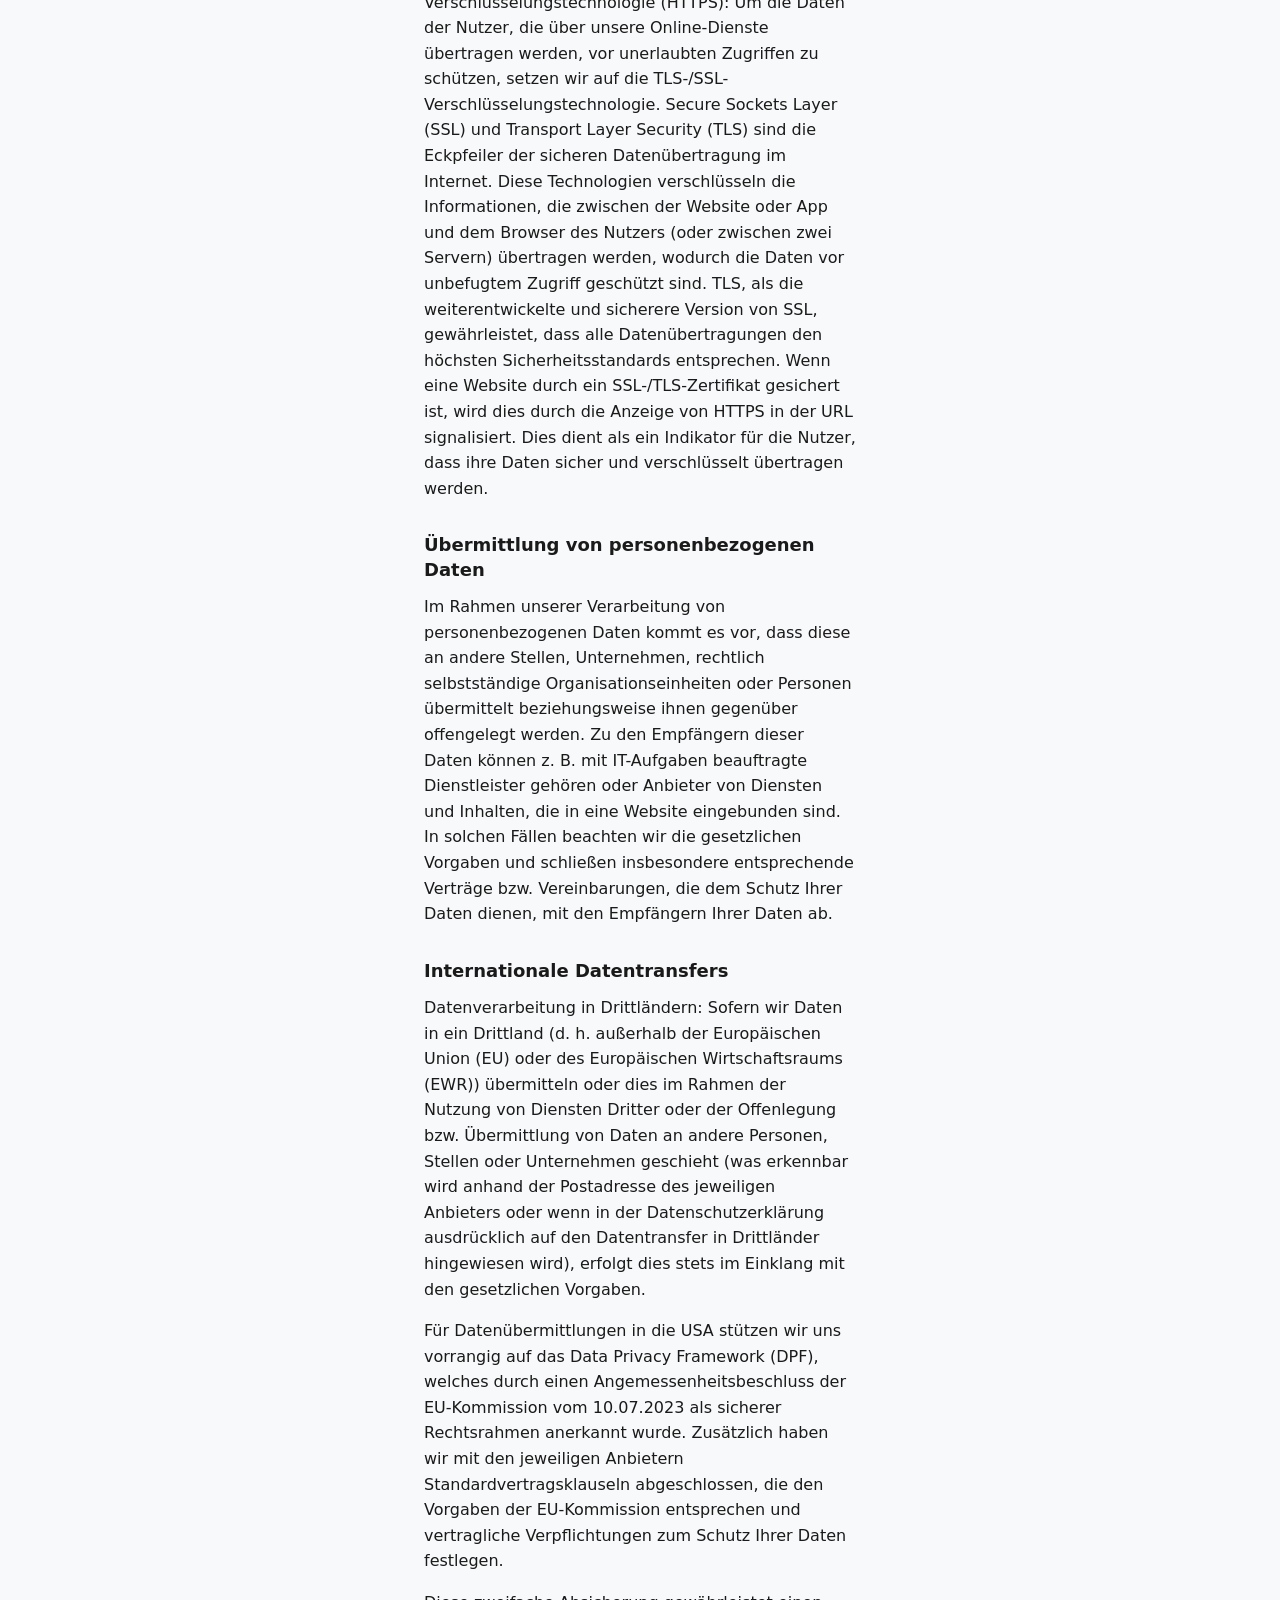
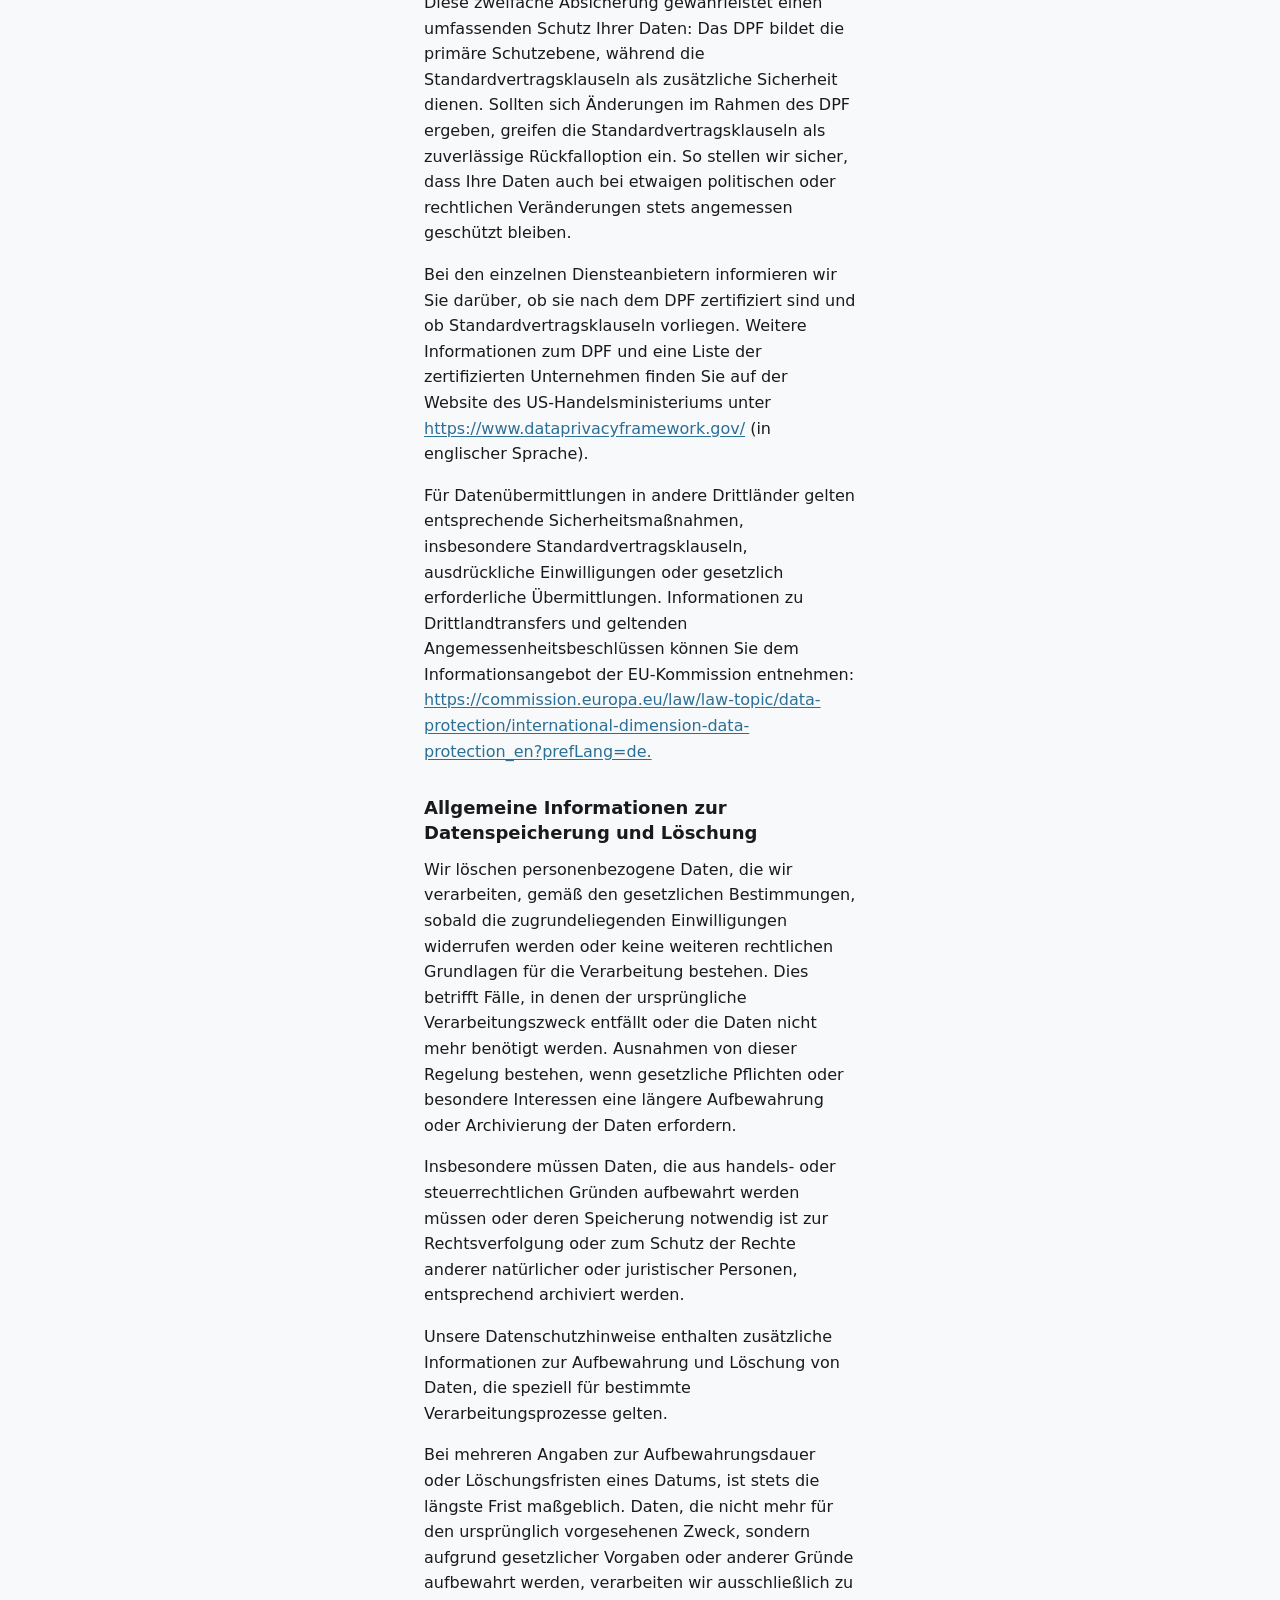
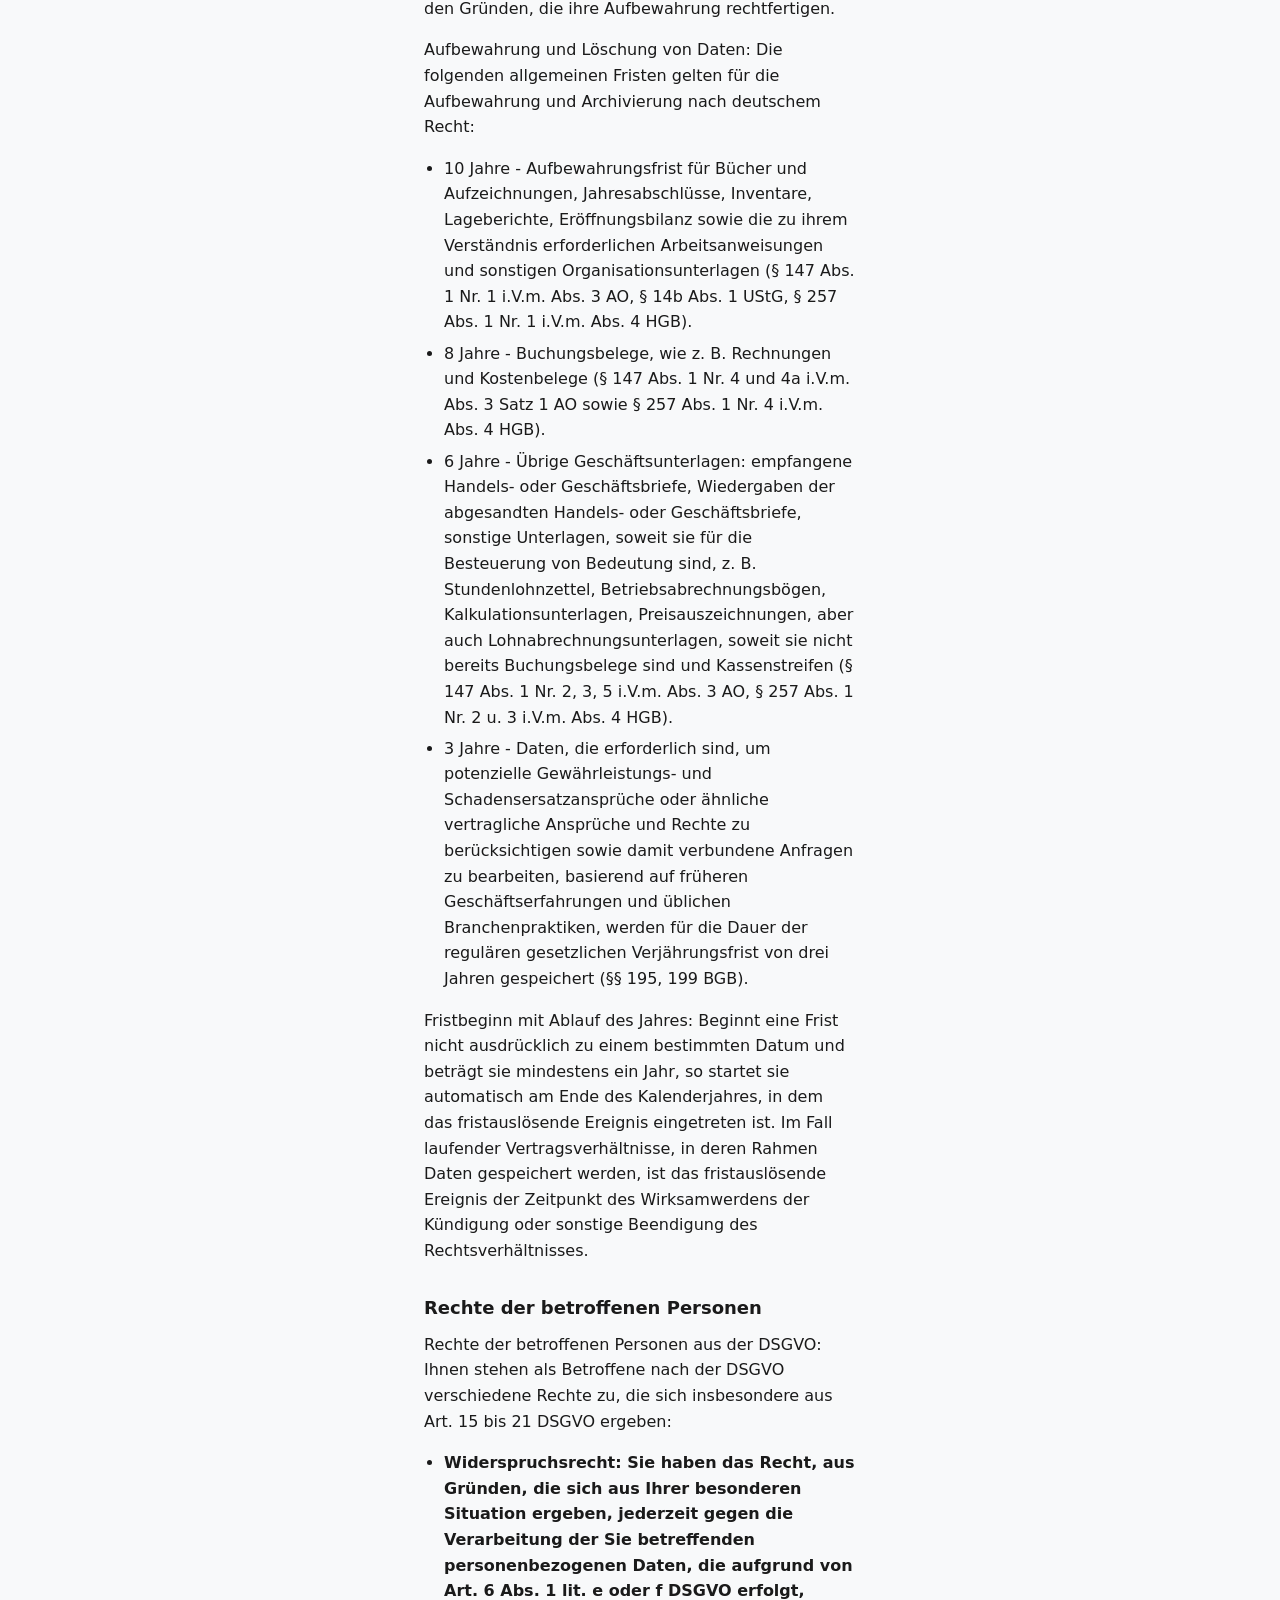
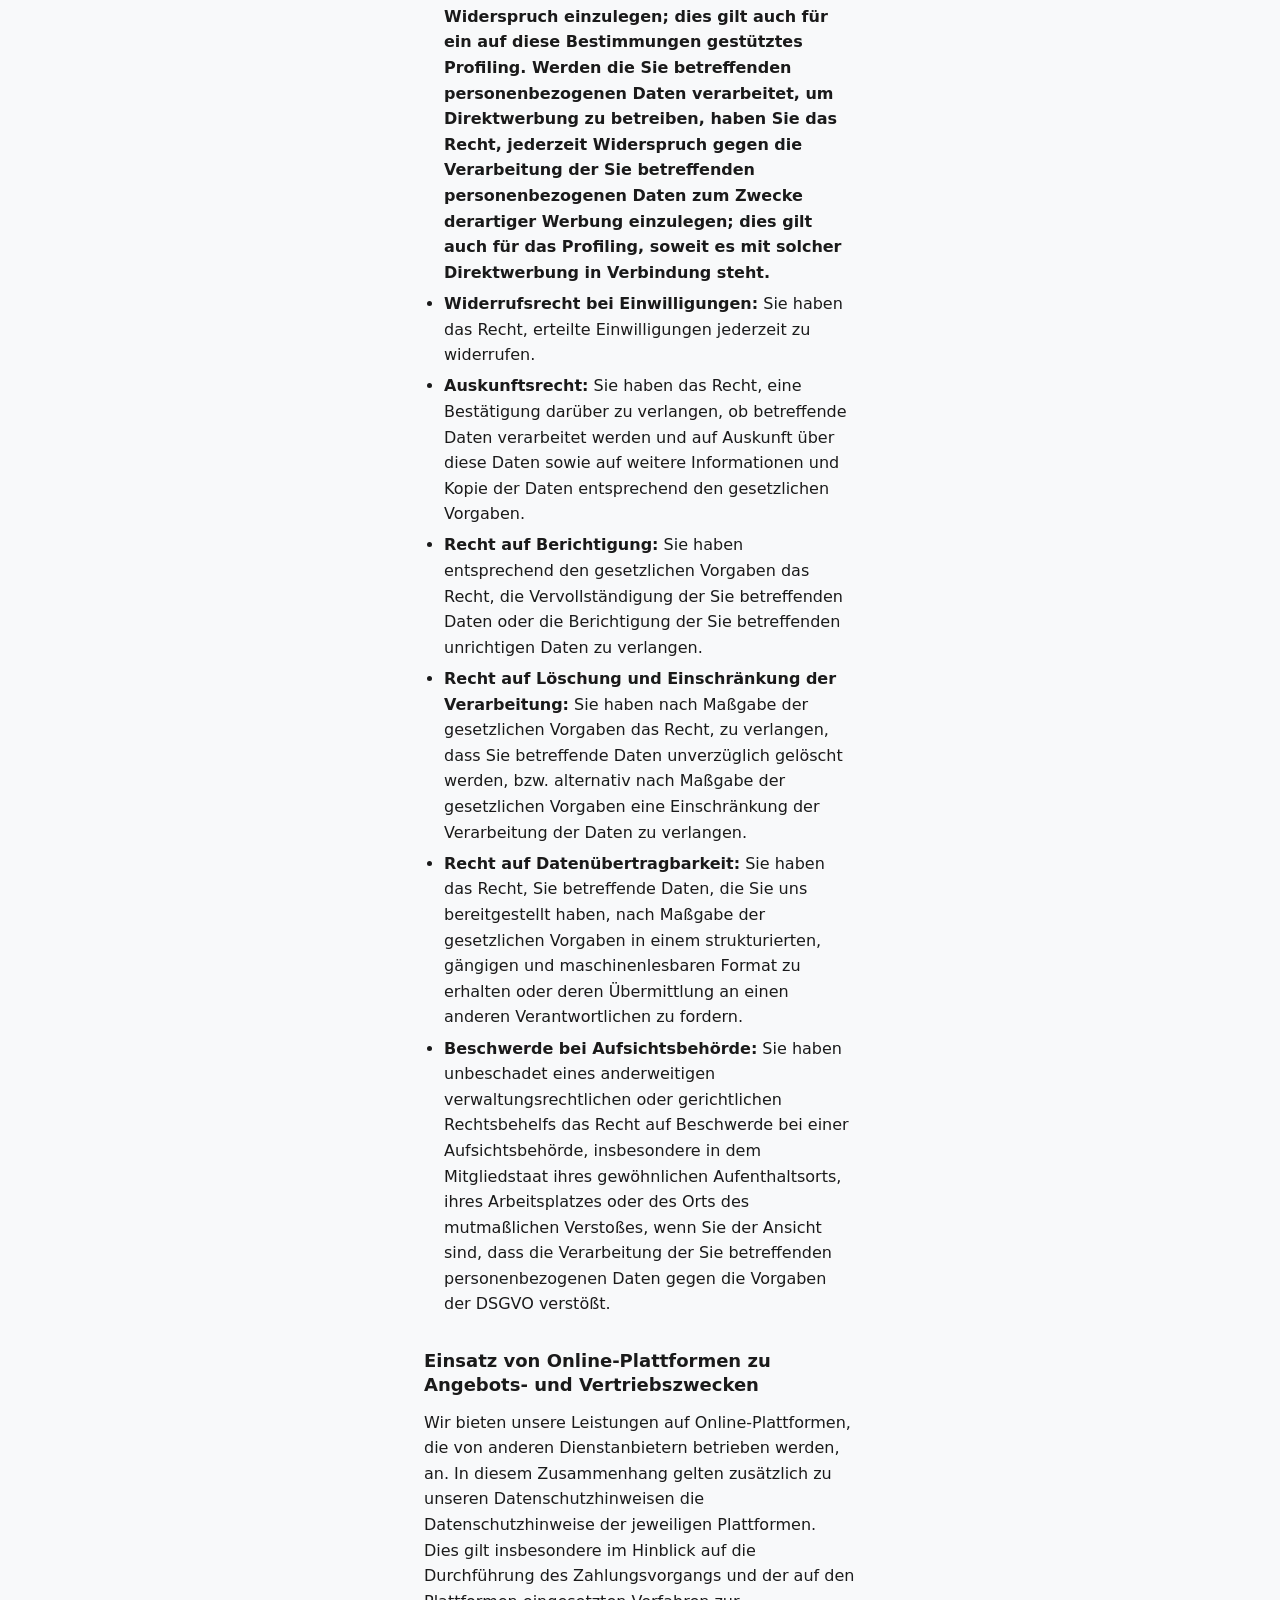
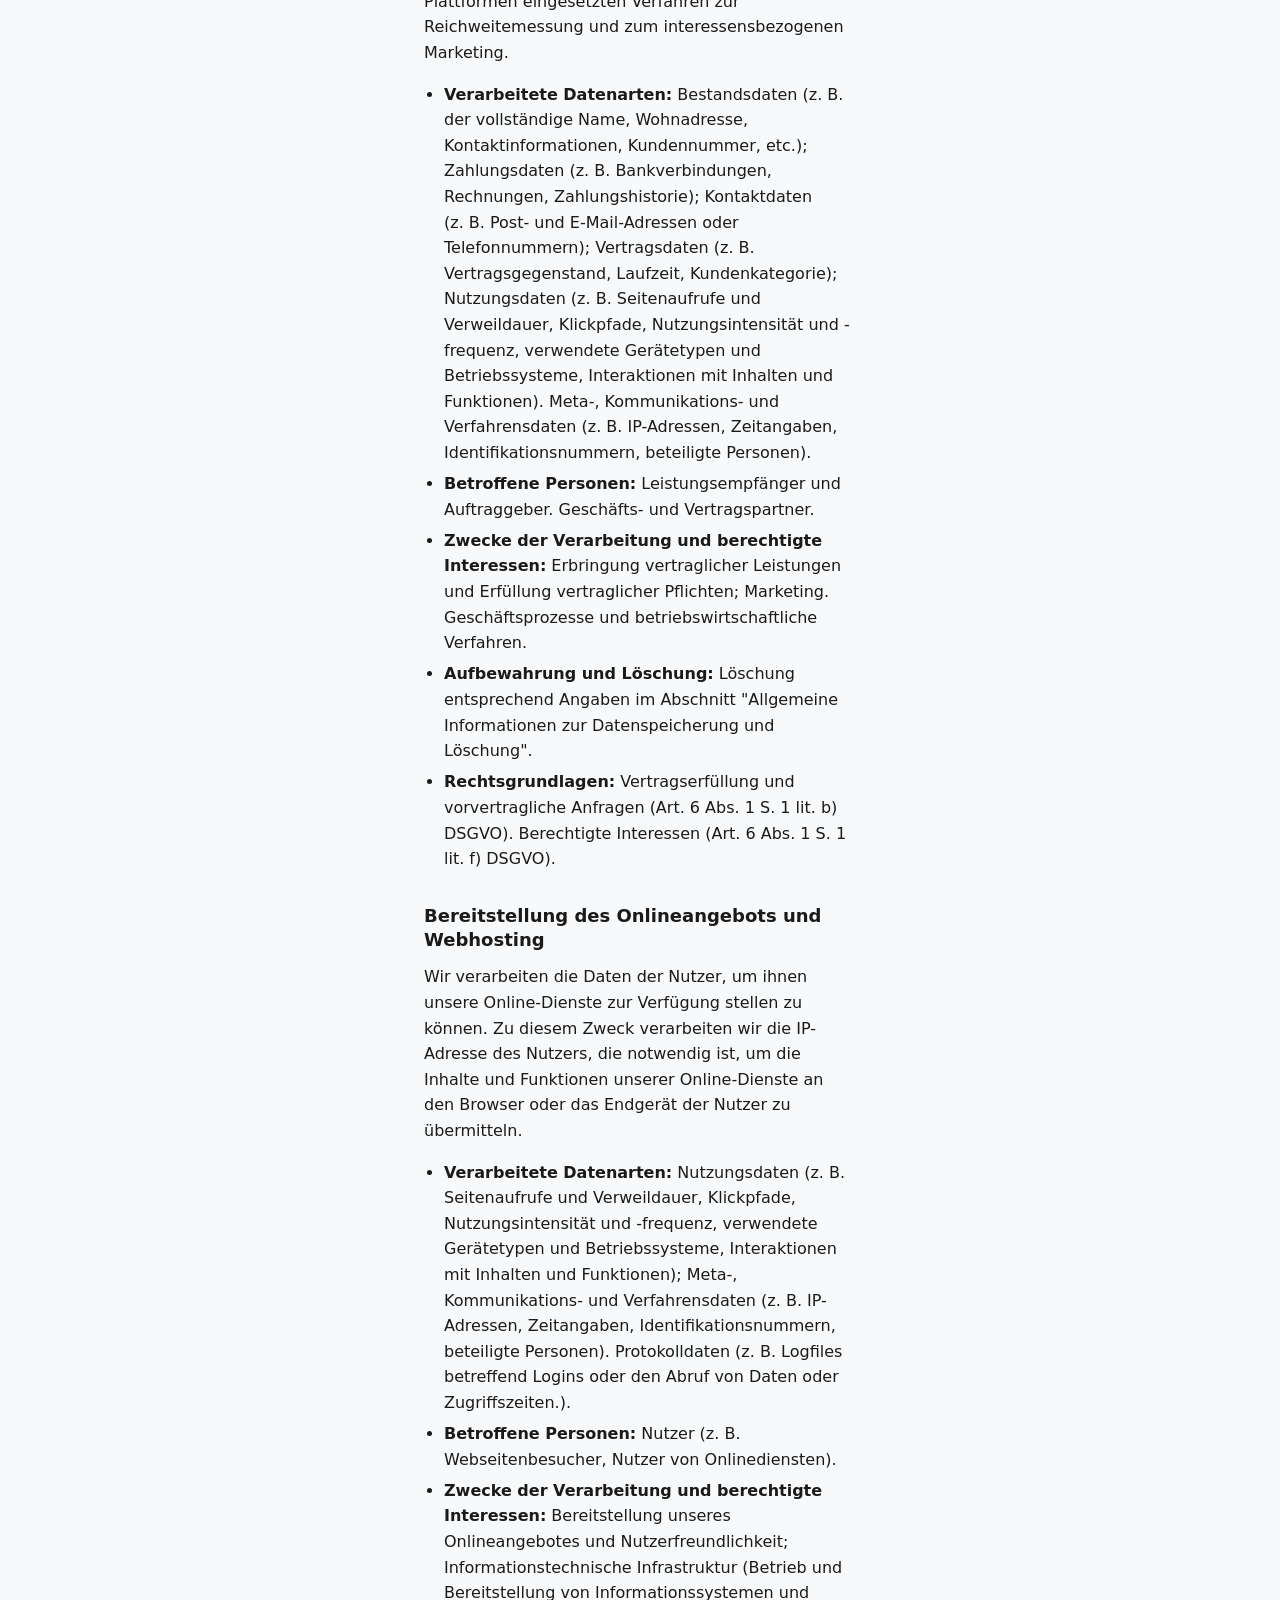
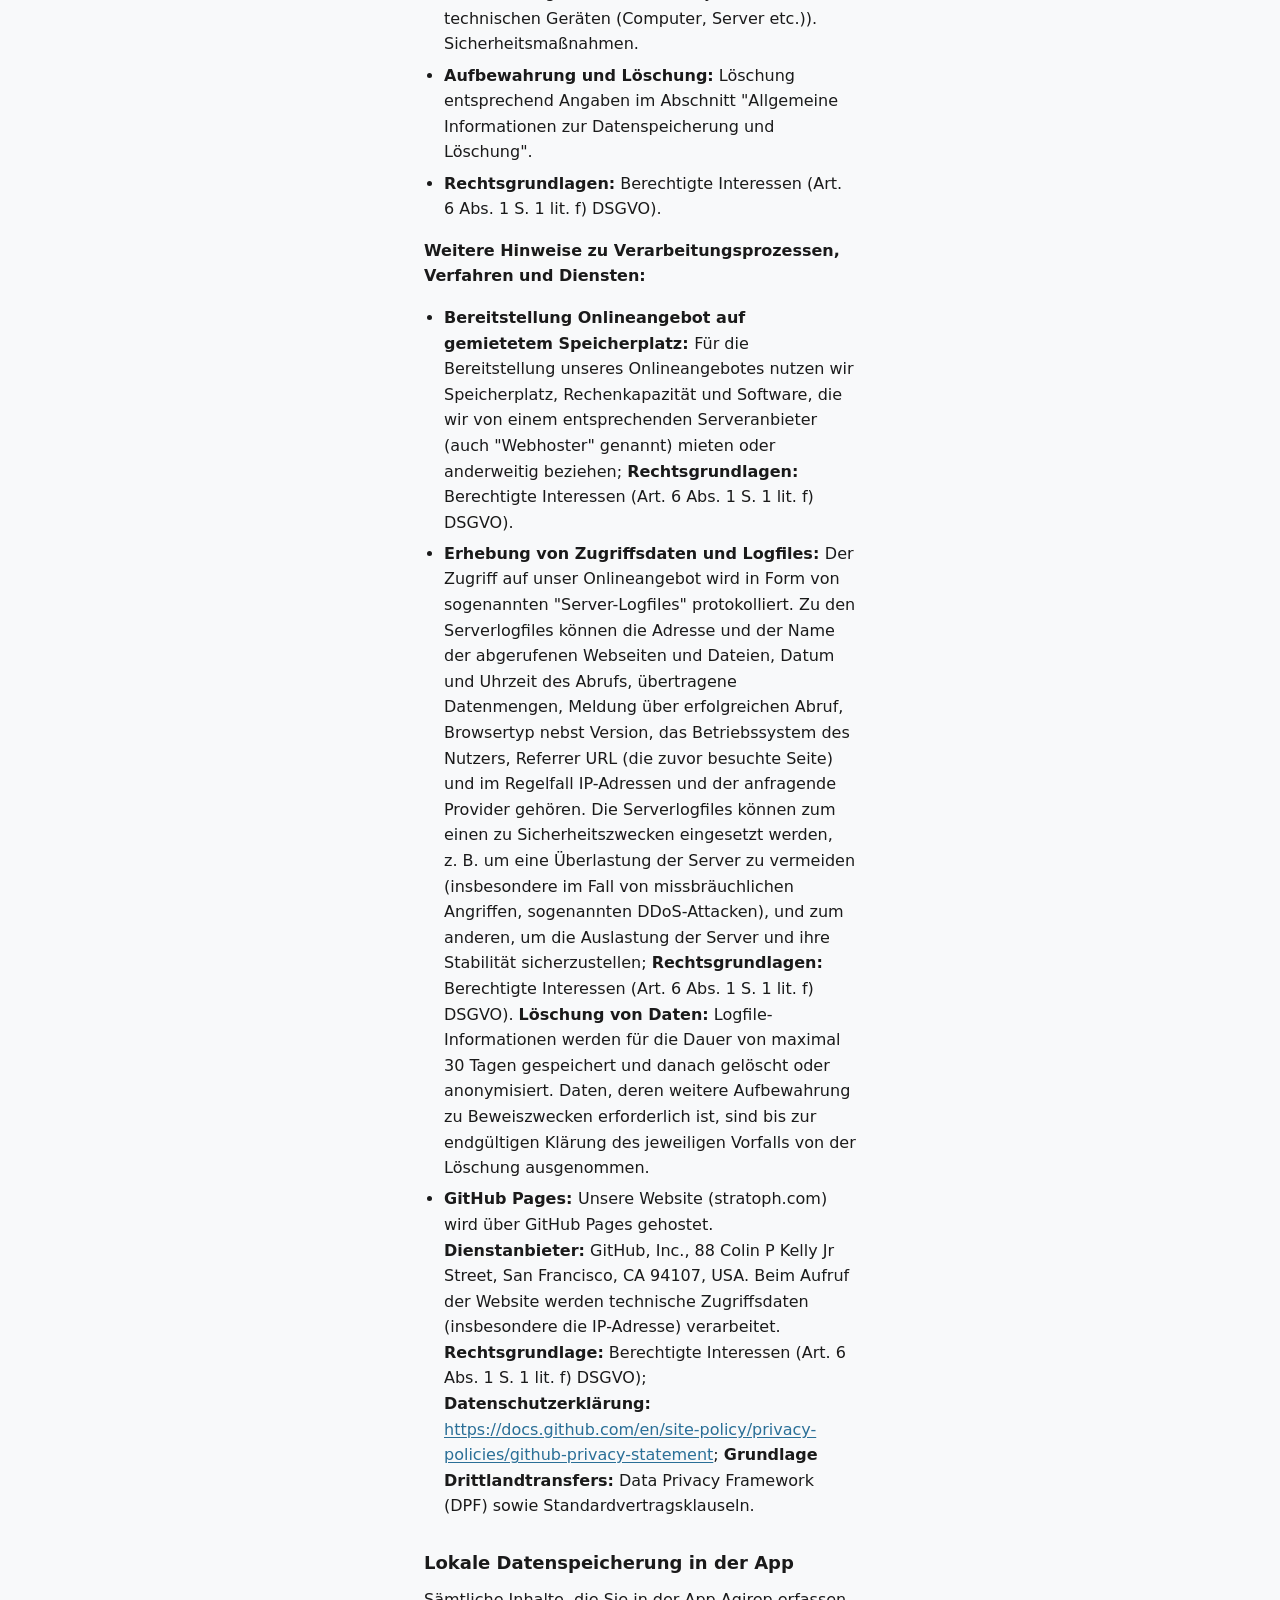
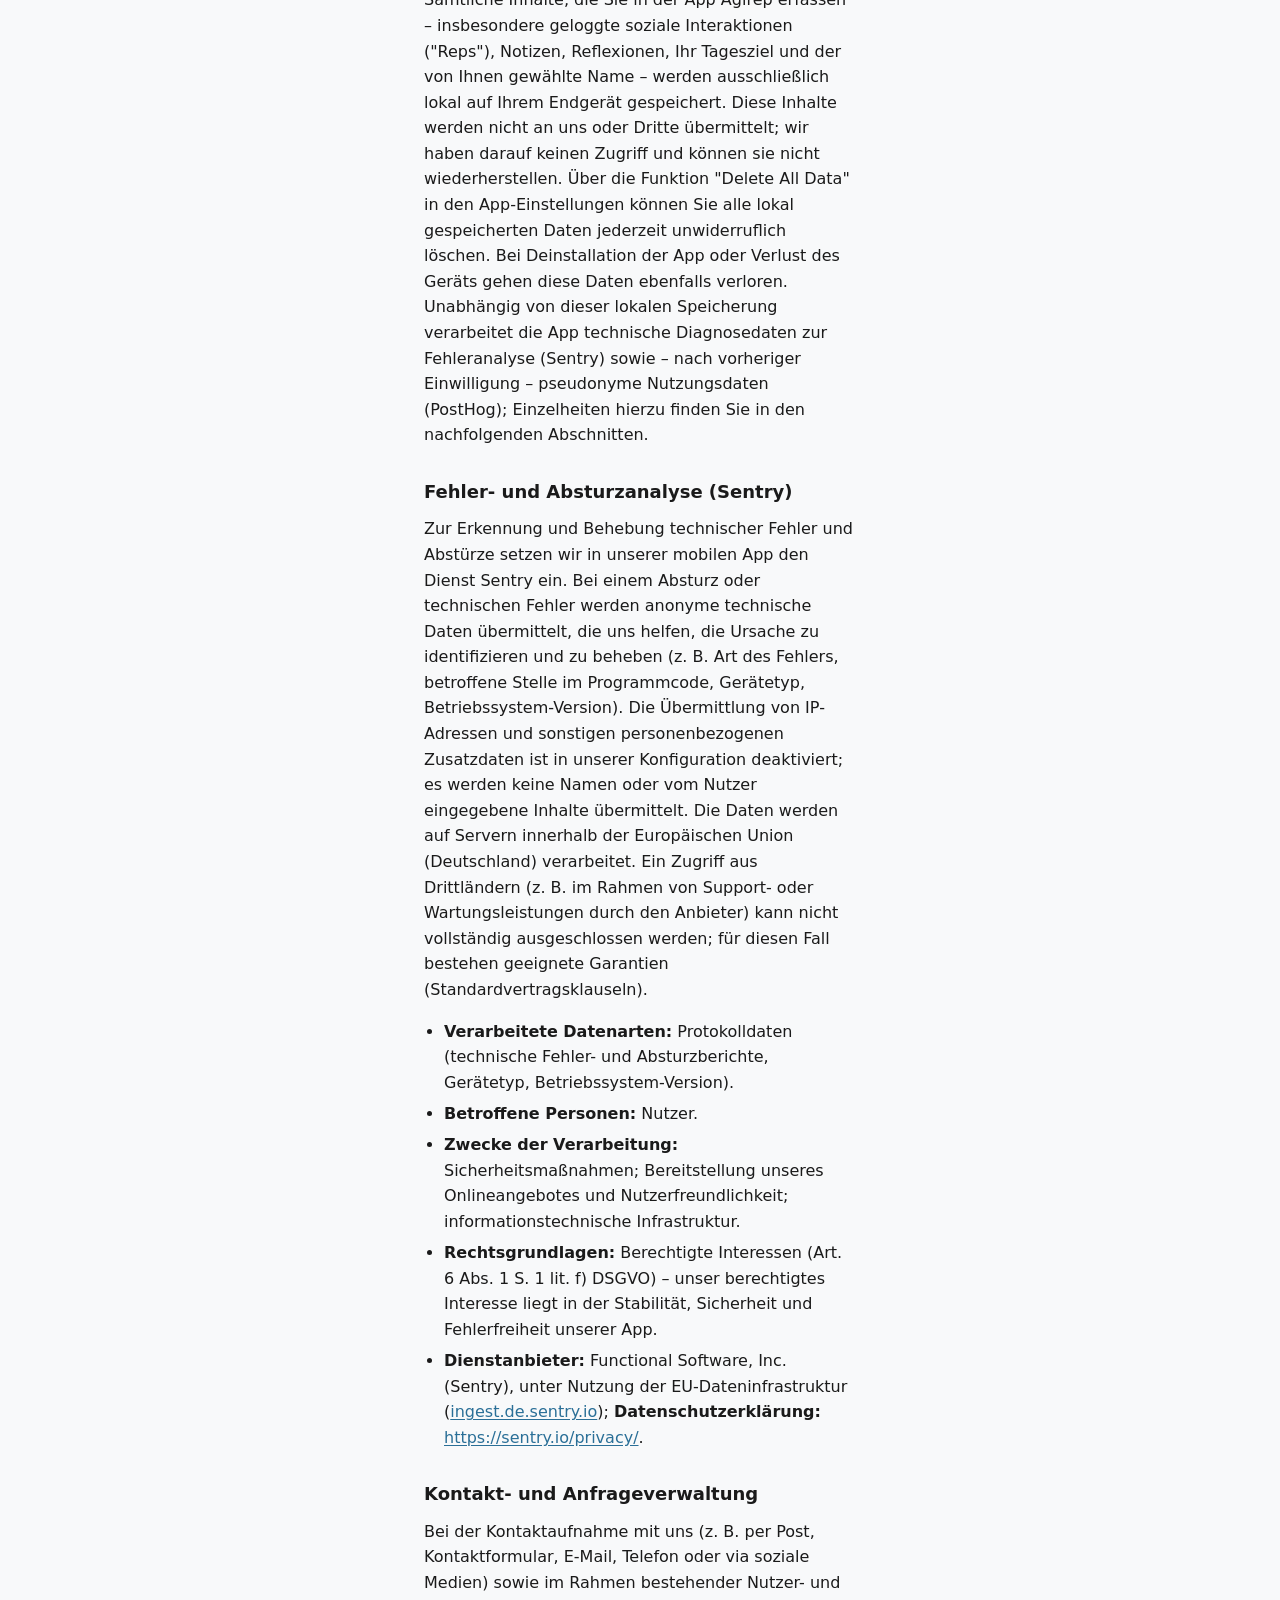
<file: privacy.html>
<!DOCTYPE html>
<html lang="de">
  <head>
    <meta charset="UTF-8" />
    <meta name="viewport" content="width=device-width, initial-scale=1" />
    <meta name="robots" content="noindex" />
    <title>Datenschutzerklärung — REP</title>
    <style>
      :root {
        --bg: #f8f9fa;
        --primary: #2a6f97;
        --accent: #4ecda4;
        --text: #1a1a1a;
        --text-muted: #5c6670;
        --border: #e2e6ea;
        --radius: 16px;
        --max-width: 480px;
      }

      *,
      *::before,
      *::after {
        box-sizing: border-box;
      }

      html {
        -webkit-text-size-adjust: 100%;
      }

      body {
        margin: 0;
        min-height: 100dvh;
        display: flex;
        flex-direction: column;
        align-items: center;
        background: var(--bg);
        color: var(--text);
        font-family:
          system-ui,
          -apple-system,
          BlinkMacSystemFont,
          'Segoe UI',
          Roboto,
          'Helvetica Neue',
          Arial,
          sans-serif;
        font-size: 16px;
        line-height: 1.5;
        -webkit-font-smoothing: antialiased;
      }

      .page {
        width: 100%;
        max-width: var(--max-width);
        padding: 24px 24px 48px;
      }

      .back-link {
        display: inline-block;
        margin-bottom: 28px;
        font-size: 0.9375rem;
        font-weight: 500;
        color: var(--primary);
        text-decoration: none;
      }

      .back-link:hover {
        text-decoration: underline;
      }

      .back-link:focus-visible {
        outline: 2px solid var(--accent);
        outline-offset: 2px;
        border-radius: 4px;
      }

      .legal-content {
        text-align: left;
        line-height: 1.6;
        color: var(--text);
      }

      .legal-content h1 {
        margin: 0 0 1.25rem;
        font-size: 1.75rem;
        font-weight: 700;
        letter-spacing: -0.02em;
        line-height: 1.25;
        color: var(--text);
      }

      .legal-content h2 {
        margin: 2rem 0 0.75rem;
        font-size: 1.125rem;
        font-weight: 700;
        color: var(--text);
        line-height: 1.35;
      }

      .legal-content h3 {
        margin: 1.25rem 0 0.5rem;
        font-size: 1rem;
        font-weight: 600;
        color: var(--text);
      }

      .legal-content p {
        margin: 0 0 1rem;
        color: var(--text);
      }

      .legal-content ul {
        margin: 0 0 1rem;
        padding-left: 1.25rem;
      }

      .legal-content li {
        margin-bottom: 0.35rem;
      }

      .legal-content a {
        color: var(--primary);
        text-decoration: underline;
        text-underline-offset: 2px;
      }

      .legal-content a:hover {
        color: #245f82;
      }

      .legal-content a.index-link {
        font-weight: 500;
      }

      .legal-content strong {
        font-weight: 600;
      }

      .legal-content .seal {
        margin-top: 2rem;
        font-size: 0.8125rem;
        color: var(--text-muted);
      }

      .legal-content .seal a {
        color: var(--text-muted);
      }
    </style>
  </head>
  <body>
    <main class="page">
      <a class="back-link" href="index.html">← Back</a>

      <article class="legal-content">
<h1>Datenschutzerklärung</h1>
<h2 id="m716">Präambel</h2>
<p>Mit der folgenden Datenschutzerklärung möchten wir Sie darüber aufklären, welche Arten Ihrer personenbezogenen Daten (nachfolgend auch kurz als "Daten" bezeichnet) wir zu welchen Zwecken und in welchem Umfang verarbeiten. Die Datenschutzerklärung gilt für alle von uns durchgeführten Verarbeitungen personenbezogener Daten, sowohl im Rahmen der Erbringung unserer Leistungen als auch insbesondere auf unseren Webseiten, in mobilen Applikationen sowie innerhalb externer Onlinepräsenzen, wie z. B. unserer Social-Media-Profile (nachfolgend zusammenfassend bezeichnet als "Onlineangebot").</p>
<p>Die verwendeten Begriffe sind nicht geschlechtsspezifisch.</p>
<p>Stand: 6. September 2026</p><h2>Inhaltsübersicht</h2> <ul class="index"><li><a class="index-link" href="#m716">Präambel</a></li><li><a class="index-link" href="#m3">Verantwortlicher</a></li><li><a class="index-link" href="#mOverview">Übersicht der Verarbeitungen</a></li><li><a class="index-link" href="#m2427">Maßgebliche Rechtsgrundlagen</a></li><li><a class="index-link" href="#m27">Sicherheitsmaßnahmen</a></li><li><a class="index-link" href="#m25">Übermittlung von personenbezogenen Daten</a></li><li><a class="index-link" href="#m24">Internationale Datentransfers</a></li><li><a class="index-link" href="#m12">Allgemeine Informationen zur Datenspeicherung und Löschung</a></li><li><a class="index-link" href="#m10">Rechte der betroffenen Personen</a></li><li><a class="index-link" href="#m605">Einsatz von Online-Plattformen zu Angebots- und Vertriebszwecken</a></li><li><a class="index-link" href="#m225">Bereitstellung des Onlineangebots und Webhosting</a></li><li><a class="index-link" href="#mLocalApp">Lokale Datenspeicherung in der App</a></li><li><a class="index-link" href="#mSentry">Fehler- und Absturzanalyse (Sentry)</a></li><li><a class="index-link" href="#m182">Kontakt- und Anfrageverwaltung</a></li><li><a class="index-link" href="#m263">Webanalyse, Monitoring und Optimierung</a></li><li><a class="index-link" href="#m136">Präsenzen in sozialen Netzwerken (Social Media)</a></li><li><a class="index-link" href="#m15">Änderung und Aktualisierung</a></li><li><a class="index-link" href="#m42">Begriffsdefinitionen</a></li></ul><h2 id="m3">Verantwortlicher</h2><p>Christoph Leon Straßenberger (Stratoph Studio)<br>Siegersbacherstraße 30<br>94419 Reisbach <br>Deutschland</p>
<p>E-Mail-Adresse: <a href="mailto:hello@stratoph.com">hello@stratoph.com</a></p>
<p>Impressum: <a href="https://stratoph.com/impressum.html" target="_blank">https://stratoph.com/impressum.html</a></p>
<h2 id="mOverview">Übersicht der Verarbeitungen</h2><p>Die nachfolgende Übersicht fasst die Arten der verarbeiteten Daten und die Zwecke ihrer Verarbeitung zusammen und verweist auf die betroffenen Personen.</p><h3>Arten der verarbeiteten Daten</h3>
<ul><li>Bestandsdaten.</li><li>Zahlungsdaten.</li><li>Kontaktdaten.</li><li>Inhaltsdaten.</li><li>Vertragsdaten.</li><li>Nutzungsdaten.</li><li>Meta-, Kommunikations- und Verfahrensdaten.</li><li>Protokolldaten.</li></ul><h3>Kategorien betroffener Personen</h3><ul><li>Leistungsempfänger und Auftraggeber.</li><li>Kommunikationspartner.</li><li>Nutzer.</li><li>Geschäfts- und Vertragspartner.</li></ul><h3>Zwecke der Verarbeitung</h3><ul><li>Erbringung vertraglicher Leistungen und Erfüllung vertraglicher Pflichten.</li><li>Kommunikation.</li><li>Sicherheitsmaßnahmen.</li><li>Reichweitenmessung.</li><li>Organisations- und Verwaltungsverfahren.</li><li>Feedback.</li><li>Marketing.</li><li>Bereitstellung unseres Onlineangebotes und Nutzerfreundlichkeit.</li><li>Informationstechnische Infrastruktur.</li><li>Öffentlichkeitsarbeit.</li><li>Geschäftsprozesse und betriebswirtschaftliche Verfahren.</li></ul><h2 id="m2427">Maßgebliche Rechtsgrundlagen</h2><p><strong>Maßgebliche Rechtsgrundlagen nach der DSGVO: </strong>Im Folgenden erhalten Sie eine Übersicht der Rechtsgrundlagen der DSGVO, auf deren Basis wir personenbezogene Daten verarbeiten. Bitte nehmen Sie zur Kenntnis, dass neben den Regelungen der DSGVO nationale Datenschutzvorgaben in Ihrem bzw. unserem Wohn- oder Sitzland gelten können. Sollten ferner im Einzelfall speziellere Rechtsgrundlagen maßgeblich sein, teilen wir Ihnen diese in der Datenschutzerklärung mit.</p>
 <ul><li><strong>Einwilligung (Art. 6 Abs. 1 S. 1 lit. a) DSGVO)</strong> - Die betroffene Person hat ihre Einwilligung in die Verarbeitung der sie betreffenden personenbezogenen Daten für einen spezifischen Zweck oder mehrere bestimmte Zwecke gegeben.</li><li><strong>Vertragserfüllung und vorvertragliche Anfragen (Art. 6 Abs. 1 S. 1 lit. b) DSGVO)</strong> - Die Verarbeitung ist für die Erfüllung eines Vertrags, dessen Vertragspartei die betroffene Person ist, oder zur Durchführung vorvertraglicher Maßnahmen erforderlich, die auf Anfrage der betroffenen Person erfolgen.</li><li><strong>Berechtigte Interessen (Art. 6 Abs. 1 S. 1 lit. f) DSGVO)</strong> - die Verarbeitung ist zur Wahrung der berechtigten Interessen des Verantwortlichen oder eines Dritten notwendig, vorausgesetzt, dass die Interessen, Grundrechte und Grundfreiheiten der betroffenen Person, die den Schutz personenbezogener Daten verlangen, nicht überwiegen.</li></ul><p><strong>Nationale Datenschutzregelungen in Deutschland: </strong>Zusätzlich zu den Datenschutzregelungen der DSGVO gelten nationale Regelungen zum Datenschutz in Deutschland. Hierzu gehört insbesondere das Gesetz zum Schutz vor Missbrauch personenbezogener Daten bei der Datenverarbeitung (Bundesdatenschutzgesetz – BDSG). Das BDSG enthält insbesondere Spezialregelungen zum Recht auf Auskunft, zum Recht auf Löschung, zum Widerspruchsrecht, zur Verarbeitung besonderer Kategorien personenbezogener Daten, zur Verarbeitung für andere Zwecke und zur Übermittlung sowie automatisierten Entscheidungsfindung im Einzelfall einschließlich Profiling. Ferner können Landesdatenschutzgesetze der einzelnen Bundesländer zur Anwendung gelangen.</p>
<h2 id="m27">Sicherheitsmaßnahmen</h2><p>Wir treffen nach Maßgabe der gesetzlichen Vorgaben unter Berücksichtigung des Stands der Technik, der Implementierungskosten und der Art, des Umfangs, der Umstände und der Zwecke der Verarbeitung sowie der unterschiedlichen Eintrittswahrscheinlichkeiten und des Ausmaßes der Bedrohung der Rechte und Freiheiten natürlicher Personen geeignete technische und organisatorische Maßnahmen, um ein dem Risiko angemessenes Schutzniveau zu gewährleisten.</p>
<p>Zu den Maßnahmen gehören insbesondere die Sicherung der Vertraulichkeit, Integrität und Verfügbarkeit von Daten durch Kontrolle des physischen und elektronischen Zugangs zu den Daten als auch des sie betreffenden Zugriffs, der Eingabe, der Weitergabe, der Sicherung der Verfügbarkeit und ihrer Trennung. Des Weiteren haben wir Verfahren eingerichtet, die eine Wahrnehmung von Betroffenenrechten, die Löschung von Daten und Reaktionen auf die Gefährdung der Daten gewährleisten. Ferner berücksichtigen wir den Schutz personenbezogener Daten bereits bei der Entwicklung bzw. Auswahl von Hardware, Software sowie Verfahren entsprechend dem Prinzip des Datenschutzes, durch Technikgestaltung und durch datenschutzfreundliche Voreinstellungen.</p>
<p>Sicherung von Online-Verbindungen durch TLS-/SSL-Verschlüsselungstechnologie (HTTPS): Um die Daten der Nutzer, die über unsere Online-Dienste übertragen werden, vor unerlaubten Zugriffen zu schützen, setzen wir auf die TLS-/SSL-Verschlüsselungstechnologie. Secure Sockets Layer (SSL) und Transport Layer Security (TLS) sind die Eckpfeiler der sicheren Datenübertragung im Internet. Diese Technologien verschlüsseln die Informationen, die zwischen der Website oder App und dem Browser des Nutzers (oder zwischen zwei Servern) übertragen werden, wodurch die Daten vor unbefugtem Zugriff geschützt sind. TLS, als die weiterentwickelte und sicherere Version von SSL, gewährleistet, dass alle Datenübertragungen den höchsten Sicherheitsstandards entsprechen. Wenn eine Website durch ein SSL-/TLS-Zertifikat gesichert ist, wird dies durch die Anzeige von HTTPS in der URL signalisiert. Dies dient als ein Indikator für die Nutzer, dass ihre Daten sicher und verschlüsselt übertragen werden.</p>
<h2 id="m25">Übermittlung von personenbezogenen Daten</h2><p>Im Rahmen unserer Verarbeitung von personenbezogenen Daten kommt es vor, dass diese an andere Stellen, Unternehmen, rechtlich selbstständige Organisationseinheiten oder Personen übermittelt beziehungsweise ihnen gegenüber offengelegt werden. Zu den Empfängern dieser Daten können z. B. mit IT-Aufgaben beauftragte Dienstleister gehören oder Anbieter von Diensten und Inhalten, die in eine Website eingebunden sind. In solchen Fällen beachten wir die gesetzlichen Vorgaben und schließen insbesondere entsprechende Verträge bzw. Vereinbarungen, die dem Schutz Ihrer Daten dienen, mit den Empfängern Ihrer Daten ab.</p>
<h2 id="m24">Internationale Datentransfers</h2><p>Datenverarbeitung in Drittländern: Sofern wir Daten in ein Drittland (d. h. außerhalb der Europäischen Union (EU) oder des Europäischen Wirtschaftsraums (EWR)) übermitteln oder dies im Rahmen der Nutzung von Diensten Dritter oder der Offenlegung bzw. Übermittlung von Daten an andere Personen, Stellen oder Unternehmen geschieht (was erkennbar wird anhand der Postadresse des jeweiligen Anbieters oder wenn in der Datenschutzerklärung ausdrücklich auf den Datentransfer in Drittländer hingewiesen wird), erfolgt dies stets im Einklang mit den gesetzlichen Vorgaben.</p>
<p>Für Datenübermittlungen in die USA stützen wir uns vorrangig auf das Data Privacy Framework (DPF), welches durch einen Angemessenheitsbeschluss der EU-Kommission vom 10.07.2023 als sicherer Rechtsrahmen anerkannt wurde. Zusätzlich haben wir mit den jeweiligen Anbietern Standardvertragsklauseln abgeschlossen, die den Vorgaben der EU-Kommission entsprechen und vertragliche Verpflichtungen zum Schutz Ihrer Daten festlegen.</p>
<p>Diese zweifache Absicherung gewährleistet einen umfassenden Schutz Ihrer Daten: Das DPF bildet die primäre Schutzebene, während die Standardvertragsklauseln als zusätzliche Sicherheit dienen. Sollten sich Änderungen im Rahmen des DPF ergeben, greifen die Standardvertragsklauseln als zuverlässige Rückfalloption ein. So stellen wir sicher, dass Ihre Daten auch bei etwaigen politischen oder rechtlichen Veränderungen stets angemessen geschützt bleiben.</p>
<p>Bei den einzelnen Diensteanbietern informieren wir Sie darüber, ob sie nach dem DPF zertifiziert sind und ob Standardvertragsklauseln vorliegen. Weitere Informationen zum DPF und eine Liste der zertifizierten Unternehmen finden Sie auf der Website des US-Handelsministeriums unter <a href="https://www.dataprivacyframework.gov/" target="_blank">https://www.dataprivacyframework.gov/</a> (in englischer Sprache).</p>
<p>Für Datenübermittlungen in andere Drittländer gelten entsprechende Sicherheitsmaßnahmen, insbesondere Standardvertragsklauseln, ausdrückliche Einwilligungen oder gesetzlich erforderliche Übermittlungen. Informationen zu Drittlandtransfers und geltenden Angemessenheitsbeschlüssen können Sie dem Informationsangebot der EU-Kommission entnehmen: <a href="https://commission.europa.eu/law/law-topic/data-protection/international-dimension-data-protection_en?prefLang=de" target="_blank">https://commission.europa.eu/law/law-topic/data-protection/international-dimension-data-protection_en?prefLang=de.</a></p>
<h2 id="m12">Allgemeine Informationen zur Datenspeicherung und Löschung</h2><p>Wir löschen personenbezogene Daten, die wir verarbeiten, gemäß den gesetzlichen Bestimmungen, sobald die zugrundeliegenden Einwilligungen widerrufen werden oder keine weiteren rechtlichen Grundlagen für die Verarbeitung bestehen. Dies betrifft Fälle, in denen der ursprüngliche Verarbeitungszweck entfällt oder die Daten nicht mehr benötigt werden. Ausnahmen von dieser Regelung bestehen, wenn gesetzliche Pflichten oder besondere Interessen eine längere Aufbewahrung oder Archivierung der Daten erfordern.</p>
<p>Insbesondere müssen Daten, die aus handels- oder steuerrechtlichen Gründen aufbewahrt werden müssen oder deren Speicherung notwendig ist zur Rechtsverfolgung oder zum Schutz der Rechte anderer natürlicher oder juristischer Personen, entsprechend archiviert werden.</p>
<p>Unsere Datenschutzhinweise enthalten zusätzliche Informationen zur Aufbewahrung und Löschung von Daten, die speziell für bestimmte Verarbeitungsprozesse gelten.</p>
<p>Bei mehreren Angaben zur Aufbewahrungsdauer oder Löschungsfristen eines Datums, ist stets die längste Frist maßgeblich. Daten, die nicht mehr für den ursprünglich vorgesehenen Zweck, sondern aufgrund gesetzlicher Vorgaben oder anderer Gründe aufbewahrt werden, verarbeiten wir ausschließlich zu den Gründen, die ihre Aufbewahrung rechtfertigen.</p>
<p>Aufbewahrung und Löschung von Daten: Die folgenden allgemeinen Fristen gelten für die Aufbewahrung und Archivierung nach deutschem Recht:</p><ul> <li>10 Jahre - Aufbewahrungsfrist für Bücher und Aufzeichnungen, Jahresabschlüsse, Inventare, Lageberichte, Eröffnungsbilanz sowie die zu ihrem Verständnis erforderlichen Arbeitsanweisungen und sonstigen Organisationsunterlagen (§ 147 Abs. 1 Nr. 1 i.V.m. Abs. 3 AO, § 14b Abs. 1 UStG, § 257 Abs. 1 Nr. 1 i.V.m. Abs. 4 HGB).</li><li>8 Jahre - Buchungsbelege, wie z. B. Rechnungen und Kostenbelege (§ 147 Abs. 1 Nr. 4 und 4a i.V.m. Abs. 3 Satz 1 AO sowie § 257 Abs. 1 Nr. 4 i.V.m. Abs. 4 HGB).</li><li>6 Jahre - Übrige Geschäftsunterlagen: empfangene Handels- oder Geschäftsbriefe, Wiedergaben der abgesandten Handels- oder Geschäftsbriefe, sonstige Unterlagen, soweit sie für die Besteuerung von Bedeutung sind, z. B. Stundenlohnzettel, Betriebsabrechnungsbögen, Kalkulationsunterlagen, Preisauszeichnungen, aber auch Lohnabrechnungsunterlagen, soweit sie nicht bereits Buchungsbelege sind und Kassenstreifen (§ 147 Abs. 1 Nr. 2, 3, 5 i.V.m. Abs. 3 AO, § 257 Abs. 1 Nr. 2 u. 3 i.V.m. Abs. 4 HGB).</li><li>3 Jahre - Daten, die erforderlich sind, um potenzielle Gewährleistungs- und Schadensersatzansprüche oder ähnliche vertragliche Ansprüche und Rechte zu berücksichtigen sowie damit verbundene Anfragen zu bearbeiten, basierend auf früheren Geschäftserfahrungen und üblichen Branchenpraktiken, werden für die Dauer der regulären gesetzlichen Verjährungsfrist von drei Jahren gespeichert (§§ 195, 199 BGB).</li> </ul>
<p>Fristbeginn mit Ablauf des Jahres: Beginnt eine Frist nicht ausdrücklich zu einem bestimmten Datum und beträgt sie mindestens ein Jahr, so startet sie automatisch am Ende des Kalenderjahres, in dem das fristauslösende Ereignis eingetreten ist. Im Fall laufender Vertragsverhältnisse, in deren Rahmen Daten gespeichert werden, ist das fristauslösende Ereignis der Zeitpunkt des Wirksamwerdens der Kündigung oder sonstige Beendigung des Rechtsverhältnisses.</p>
<h2 id="m10">Rechte der betroffenen Personen</h2><p>Rechte der betroffenen Personen aus der DSGVO: Ihnen stehen als Betroffene nach der DSGVO verschiedene Rechte zu, die sich insbesondere aus Art. 15 bis 21 DSGVO ergeben:</p><ul><li><strong>Widerspruchsrecht: Sie haben das Recht, aus Gründen, die sich aus Ihrer besonderen Situation ergeben, jederzeit gegen die Verarbeitung der Sie betreffenden personenbezogenen Daten, die aufgrund von Art. 6 Abs. 1 lit. e oder f DSGVO erfolgt, Widerspruch einzulegen; dies gilt auch für ein auf diese Bestimmungen gestütztes Profiling. Werden die Sie betreffenden personenbezogenen Daten verarbeitet, um Direktwerbung zu betreiben, haben Sie das Recht, jederzeit Widerspruch gegen die Verarbeitung der Sie betreffenden personenbezogenen Daten zum Zwecke derartiger Werbung einzulegen; dies gilt auch für das Profiling, soweit es mit solcher Direktwerbung in Verbindung steht.</strong></li><li><strong>Widerrufsrecht bei Einwilligungen:</strong> Sie haben das Recht, erteilte Einwilligungen jederzeit zu widerrufen.</li><li><strong>Auskunftsrecht:</strong> Sie haben das Recht, eine Bestätigung darüber zu verlangen, ob betreffende Daten verarbeitet werden und auf Auskunft über diese Daten sowie auf weitere Informationen und Kopie der Daten entsprechend den gesetzlichen Vorgaben.</li><li><strong>Recht auf Berichtigung:</strong> Sie haben entsprechend den gesetzlichen Vorgaben das Recht, die Vervollständigung der Sie betreffenden Daten oder die Berichtigung der Sie betreffenden unrichtigen Daten zu verlangen.</li><li><strong>Recht auf Löschung und Einschränkung der Verarbeitung:</strong> Sie haben nach Maßgabe der gesetzlichen Vorgaben das Recht, zu verlangen, dass Sie betreffende Daten unverzüglich gelöscht werden, bzw. alternativ nach Maßgabe der gesetzlichen Vorgaben eine Einschränkung der Verarbeitung der Daten zu verlangen.</li><li><strong>Recht auf Datenübertragbarkeit:</strong> Sie haben das Recht, Sie betreffende Daten, die Sie uns bereitgestellt haben, nach Maßgabe der gesetzlichen Vorgaben in einem strukturierten, gängigen und maschinenlesbaren Format zu erhalten oder deren Übermittlung an einen anderen Verantwortlichen zu fordern.</li><li><strong>Beschwerde bei Aufsichtsbehörde:</strong> Sie haben unbeschadet eines anderweitigen verwaltungsrechtlichen oder gerichtlichen Rechtsbehelfs das Recht auf Beschwerde bei einer Aufsichtsbehörde, insbesondere in dem Mitgliedstaat ihres gewöhnlichen Aufenthaltsorts, ihres Arbeitsplatzes oder des Orts des mutmaßlichen Verstoßes, wenn Sie der Ansicht sind, dass die Verarbeitung der Sie betreffenden personenbezogenen Daten gegen die Vorgaben der DSGVO verstößt.</li></ul>
<h2 id="m605">Einsatz von Online-Plattformen zu Angebots- und Vertriebszwecken</h2><p>Wir bieten unsere Leistungen auf Online-Plattformen, die von anderen Dienstanbietern betrieben werden, an. In diesem Zusammenhang gelten zusätzlich zu unseren Datenschutzhinweisen die Datenschutzhinweise der jeweiligen Plattformen. Dies gilt insbesondere im Hinblick auf die Durchführung des Zahlungsvorgangs und der auf den Plattformen eingesetzten Verfahren zur Reichweitemessung und zum interessensbezogenen Marketing.</p>
<ul class="m-elements"><li><strong>Verarbeitete Datenarten:</strong> Bestandsdaten (z. B. der vollständige Name, Wohnadresse, Kontaktinformationen, Kundennummer, etc.); Zahlungsdaten (z. B. Bankverbindungen, Rechnungen, Zahlungshistorie); Kontaktdaten (z. B. Post- und E-Mail-Adressen oder Telefonnummern); Vertragsdaten (z. B. Vertragsgegenstand, Laufzeit, Kundenkategorie); Nutzungsdaten (z. B. Seitenaufrufe und Verweildauer, Klickpfade, Nutzungsintensität und -frequenz, verwendete Gerätetypen und Betriebssysteme, Interaktionen mit Inhalten und Funktionen). Meta-, Kommunikations- und Verfahrensdaten (z. B. IP-Adressen, Zeitangaben, Identifikationsnummern, beteiligte Personen).</li><li><strong>Betroffene Personen:</strong> Leistungsempfänger und Auftraggeber. Geschäfts- und Vertragspartner.</li><li><strong>Zwecke der Verarbeitung und berechtigte Interessen:</strong> Erbringung vertraglicher Leistungen und Erfüllung vertraglicher Pflichten; Marketing. Geschäftsprozesse und betriebswirtschaftliche Verfahren.</li><li><strong>Aufbewahrung und Löschung:</strong> Löschung entsprechend Angaben im Abschnitt "Allgemeine Informationen zur Datenspeicherung und Löschung".</li><li class=""><strong>Rechtsgrundlagen:</strong> Vertragserfüllung und vorvertragliche Anfragen (Art. 6 Abs. 1 S. 1 lit. b) DSGVO). Berechtigte Interessen (Art. 6 Abs. 1 S. 1 lit. f) DSGVO).</li></ul>
<h2 id="m225">Bereitstellung des Onlineangebots und Webhosting</h2><p>Wir verarbeiten die Daten der Nutzer, um ihnen unsere Online-Dienste zur Verfügung stellen zu können. Zu diesem Zweck verarbeiten wir die IP-Adresse des Nutzers, die notwendig ist, um die Inhalte und Funktionen unserer Online-Dienste an den Browser oder das Endgerät der Nutzer zu übermitteln.</p>
<ul class="m-elements"><li><strong>Verarbeitete Datenarten:</strong> Nutzungsdaten (z. B. Seitenaufrufe und Verweildauer, Klickpfade, Nutzungsintensität und -frequenz, verwendete Gerätetypen und Betriebssysteme, Interaktionen mit Inhalten und Funktionen); Meta-, Kommunikations- und Verfahrensdaten (z. B. IP-Adressen, Zeitangaben, Identifikationsnummern, beteiligte Personen). Protokolldaten (z. B. Logfiles betreffend Logins oder den Abruf von Daten oder Zugriffszeiten.).</li><li><strong>Betroffene Personen:</strong> Nutzer (z. B. Webseitenbesucher, Nutzer von Onlinediensten).</li><li><strong>Zwecke der Verarbeitung und berechtigte Interessen:</strong> Bereitstellung unseres Onlineangebotes und Nutzerfreundlichkeit; Informationstechnische Infrastruktur (Betrieb und Bereitstellung von Informationssystemen und technischen Geräten (Computer, Server etc.)). Sicherheitsmaßnahmen.</li><li><strong>Aufbewahrung und Löschung:</strong> Löschung entsprechend Angaben im Abschnitt "Allgemeine Informationen zur Datenspeicherung und Löschung".</li><li class=""><strong>Rechtsgrundlagen:</strong> Berechtigte Interessen (Art. 6 Abs. 1 S. 1 lit. f) DSGVO).</li></ul><p><strong>Weitere Hinweise zu Verarbeitungsprozessen, Verfahren und Diensten:</strong></p><ul class="m-elements"><li><strong>Bereitstellung Onlineangebot auf gemietetem Speicherplatz: </strong>Für die Bereitstellung unseres Onlineangebotes nutzen wir Speicherplatz, Rechenkapazität und Software, die wir von einem entsprechenden Serveranbieter (auch "Webhoster" genannt) mieten oder anderweitig beziehen; <span class=""><strong>Rechtsgrundlagen:</strong> Berechtigte Interessen (Art. 6 Abs. 1 S. 1 lit. f) DSGVO).</span></li><li><strong>Erhebung von Zugriffsdaten und Logfiles: </strong>Der Zugriff auf unser Onlineangebot wird in Form von sogenannten "Server-Logfiles" protokolliert. Zu den Serverlogfiles können die Adresse und der Name der abgerufenen Webseiten und Dateien, Datum und Uhrzeit des Abrufs, übertragene Datenmengen, Meldung über erfolgreichen Abruf, Browsertyp nebst Version, das Betriebssystem des Nutzers, Referrer URL (die zuvor besuchte Seite) und im Regelfall IP-Adressen und der anfragende Provider gehören. Die Serverlogfiles können zum einen zu Sicherheitszwecken eingesetzt werden, z. B. um eine Überlastung der Server zu vermeiden (insbesondere im Fall von missbräuchlichen Angriffen, sogenannten DDoS-Attacken), und zum anderen, um die Auslastung der Server und ihre Stabilität sicherzustellen; <span class=""><strong>Rechtsgrundlagen:</strong> Berechtigte Interessen (Art. 6 Abs. 1 S. 1 lit. f) DSGVO). </span><strong>Löschung von Daten:</strong> Logfile-Informationen werden für die Dauer von maximal 30 Tagen gespeichert und danach gelöscht oder anonymisiert. Daten, deren weitere Aufbewahrung zu Beweiszwecken erforderlich ist, sind bis zur endgültigen Klärung des jeweiligen Vorfalls von der Löschung ausgenommen.</li><li><strong>GitHub Pages: </strong>Unsere Website (stratoph.com) wird über GitHub Pages gehostet. <strong>Dienstanbieter:</strong> GitHub, Inc., 88 Colin P Kelly Jr Street, San Francisco, CA 94107, USA. Beim Aufruf der Website werden technische Zugriffsdaten (insbesondere die IP-Adresse) verarbeitet. <span class=""><strong>Rechtsgrundlage:</strong> Berechtigte Interessen (Art. 6 Abs. 1 S. 1 lit. f) DSGVO); </span><strong>Datenschutzerklärung:</strong> <a href="https://docs.github.com/en/site-policy/privacy-policies/github-privacy-statement" target="_blank">https://docs.github.com/en/site-policy/privacy-policies/github-privacy-statement</a>; <strong>Grundlage Drittlandtransfers:</strong> Data Privacy Framework (DPF) sowie Standardvertragsklauseln.</li></ul>
<h2 id="mLocalApp">Lokale Datenspeicherung in der App</h2><p>Sämtliche Inhalte, die Sie in der App Agirep erfassen – insbesondere geloggte soziale Interaktionen ("Reps"), Notizen, Reflexionen, Ihr Tagesziel und der von Ihnen gewählte Name – werden ausschließlich lokal auf Ihrem Endgerät gespeichert. Diese Inhalte werden nicht an uns oder Dritte übermittelt; wir haben darauf keinen Zugriff und können sie nicht wiederherstellen. Über die Funktion "Delete All Data" in den App-Einstellungen können Sie alle lokal gespeicherten Daten jederzeit unwiderruflich löschen. Bei Deinstallation der App oder Verlust des Geräts gehen diese Daten ebenfalls verloren. Unabhängig von dieser lokalen Speicherung verarbeitet die App technische Diagnosedaten zur Fehleranalyse (Sentry) sowie – nach vorheriger Einwilligung – pseudonyme Nutzungsdaten (PostHog); Einzelheiten hierzu finden Sie in den nachfolgenden Abschnitten.</p>
<h2 id="mSentry">Fehler- und Absturzanalyse (Sentry)</h2><p>Zur Erkennung und Behebung technischer Fehler und Abstürze setzen wir in unserer mobilen App den Dienst Sentry ein. Bei einem Absturz oder technischen Fehler werden anonyme technische Daten übermittelt, die uns helfen, die Ursache zu identifizieren und zu beheben (z. B. Art des Fehlers, betroffene Stelle im Programmcode, Gerätetyp, Betriebssystem-Version). Die Übermittlung von IP-Adressen und sonstigen personenbezogenen Zusatzdaten ist in unserer Konfiguration deaktiviert; es werden keine Namen oder vom Nutzer eingegebene Inhalte übermittelt. Die Daten werden auf Servern innerhalb der Europäischen Union (Deutschland) verarbeitet. Ein Zugriff aus Drittländern (z. B. im Rahmen von Support- oder Wartungsleistungen durch den Anbieter) kann nicht vollständig ausgeschlossen werden; für diesen Fall bestehen geeignete Garantien (Standardvertragsklauseln).</p>
<ul class="m-elements"><li><strong>Verarbeitete Datenarten:</strong> Protokolldaten (technische Fehler- und Absturzberichte, Gerätetyp, Betriebssystem-Version).</li><li><strong>Betroffene Personen:</strong> Nutzer.</li><li><strong>Zwecke der Verarbeitung:</strong> Sicherheitsmaßnahmen; Bereitstellung unseres Onlineangebotes und Nutzerfreundlichkeit; informationstechnische Infrastruktur.</li><li class=""><strong>Rechtsgrundlagen:</strong> Berechtigte Interessen (Art. 6 Abs. 1 S. 1 lit. f) DSGVO) – unser berechtigtes Interesse liegt in der Stabilität, Sicherheit und Fehlerfreiheit unserer App.</li><li><strong>Dienstanbieter:</strong> Functional Software, Inc. (Sentry), unter Nutzung der EU-Dateninfrastruktur (<a href="https://ingest.de.sentry.io" target="_blank">ingest.de.sentry.io</a>); <strong>Datenschutzerklärung:</strong> <a href="https://sentry.io/privacy/" target="_blank">https://sentry.io/privacy/</a>.</li></ul>
<h2 id="m182">Kontakt- und Anfrageverwaltung</h2><p>Bei der Kontaktaufnahme mit uns (z. B. per Post, Kontaktformular, E-Mail, Telefon oder via soziale Medien) sowie im Rahmen bestehender Nutzer- und Geschäftsbeziehungen werden die Angaben der anfragenden Personen verarbeitet, soweit dies zur Beantwortung der Kontaktanfragen und etwaiger angefragter Maßnahmen erforderlich ist.</p>
<ul class="m-elements"><li><strong>Verarbeitete Datenarten:</strong> Kontaktdaten (z. B. Post- und E-Mail-Adressen oder Telefonnummern). Inhaltsdaten (z. B. textliche oder bildliche Nachrichten und Beiträge sowie die sie betreffenden Informationen, wie z. B. Angaben zur Autorenschaft oder Zeitpunkt der Erstellung).</li><li><strong>Betroffene Personen:</strong> Kommunikationspartner.</li><li><strong>Zwecke der Verarbeitung und berechtigte Interessen:</strong> Kommunikation; Organisations- und Verwaltungsverfahren; Feedback (z. B. Sammeln von Feedback per E-Mail). Bereitstellung unseres Onlineangebotes und Nutzerfreundlichkeit.</li><li><strong>Aufbewahrung und Löschung:</strong> Löschung entsprechend Angaben im Abschnitt "Allgemeine Informationen zur Datenspeicherung und Löschung".</li><li class=""><strong>Rechtsgrundlagen:</strong> Berechtigte Interessen (Art. 6 Abs. 1 S. 1 lit. f) DSGVO).</li></ul><p><strong>Weitere Hinweise zu Verarbeitungsprozessen, Verfahren und Diensten:</strong></p><ul class="m-elements"><li><strong>Namecheap: </strong>Namecheap, Inc. (4600 East Washington Street, Suite 305, Phoenix, AZ 85034, USA) betreibt das E-Mail-Hosting der Domain stratoph.com. Beim Empfang und Versand von E-Mails werden E-Mail-Metadaten sowie die Inhalte der Nachrichten durch Namecheap verarbeitet und auf deren Servern gespeichert. Für die Übermittlung personenbezogener Daten in die USA werden Standardvertragsklauseln gemäß Art. 46 Abs. 2 lit. c DSGVO herangezogen. Rechtsgrundlage: Art. 6 Abs. 1 lit. f DSGVO (berechtigtes Interesse an einer funktionierenden E-Mail-Erreichbarkeit).</li></ul>
<h2 id="m263">Webanalyse, Monitoring und Optimierung</h2><p>Die Webanalyse (auch als „Reichweitenmessung" bezeichnet) dient der Auswertung der Besucherströme unseres Onlineangebots und kann Verhalten, Interessen oder demografische Informationen zu den Besuchern, wie beispielsweise Alter oder Geschlecht, als pseudonyme Werte umfassen. Mithilfe der Reichweitenanalyse können wir zum Beispiel erkennen, zu welcher Zeit unser Onlineangebot oder dessen Funktionen beziehungsweise Inhalte am häufigsten genutzt werden, oder zur Wiederverwendung einladen. Ebenso ist es uns möglich, nachzuvollziehen, welche Bereiche der Optimierung bedürfen. </p>
<p>Neben der Webanalyse können wir auch Testverfahren einsetzen, um etwa unterschiedliche Versionen unseres Onlineangebots oder seiner Bestandteile zu testen und zu optimieren.</p>
<p>Sofern nachfolgend nicht anders angegeben, können zu diesen Zwecken Profile, also zu einem Nutzungsvorgang zusammengefasste Daten, angelegt und Informationen in einem Browser bzw. in einem Endgerät gespeichert und dann ausgelesen werden. Zu den erhobenen Angaben gehören insbesondere besuchte Websites und dort genutzte Elemente sowie technische Auskünfte, wie etwa der verwendete Browser, das benutzte Computersystem sowie Angaben zu Nutzungszeiten.</p>
<p>Hinweise zu Rechtsgrundlagen: Sofern wir die Nutzer um deren Einwilligung in den Einsatz der Drittanbieter bitten, stellt die Rechtsgrundlage der Datenverarbeitung die Einwilligung dar. Ansonsten werden die Nutzerdaten auf Grundlage unserer berechtigten Interessen (d. h. Interesse an effizienten, wirtschaftlichen und empfängerfreundlichen Leistungen) verarbeitet.</p>
Einstellungen/ Widerspruchsmöglichkeit: <p>Die pseudonyme Nutzungsanalyse in der App erfolgt ausschließlich nach vorheriger Einwilligung des Nutzers, die beim ersten Start der App abgefragt wird. Über die Funktion "Delete All Data" in den App-Einstellungen können alle lokal auf dem Gerät gespeicherten Daten gelöscht werden. Bereits zuvor übermittelte Analysedaten bleiben hiervon unberührt; da diese keiner identifizierbaren Person zugeordnet werden können, ist eine nachträgliche individuelle Löschung dieser anonymen Daten nicht möglich.</p>
<ul class="m-elements"><li><strong>Verarbeitete Datenarten:</strong> Nutzungsdaten (z. B. Seitenaufrufe und Verweildauer, Klickpfade, Nutzungsintensität und -frequenz, verwendete Gerätetypen und Betriebssysteme, Interaktionen mit Inhalten und Funktionen). Meta-, Kommunikations- und Verfahrensdaten (z. B. IP-Adressen, Zeitangaben, Identifikationsnummern, beteiligte Personen).</li><li><strong>Betroffene Personen:</strong> Nutzer (z. B. Webseitenbesucher, Nutzer von Onlinediensten).</li><li><strong>Zwecke der Verarbeitung und berechtigte Interessen:</strong> Reichweitenmessung (z. B. Zugriffsstatistiken, Erkennung wiederkehrender Besucher).</li><li><strong>Aufbewahrung und Löschung:</strong> Löschung entsprechend Angaben im Abschnitt "Allgemeine Informationen zur Datenspeicherung und Löschung".</li><li class=""><strong>Rechtsgrundlagen:</strong> Einwilligung (Art. 6 Abs. 1 S. 1 lit. a) DSGVO).</li></ul><p><strong>Weitere Hinweise zu Verarbeitungsprozessen, Verfahren und Diensten:</strong></p><ul class="m-elements"><li><strong>PostHog: </strong>Wir nutzen in unserer mobilen App das Analyse-Werkzeug PostHog, um zu verstehen, wie die App genutzt wird (z. B. wie viele Reps geloggt werden, welche Rep-Typen genutzt werden, wie viele Nutzer das Onboarding abschließen). Die Verarbeitung erfolgt ausschließlich nach vorheriger Einwilligung des Nutzers, die beim ersten Start der App abgefragt wird. Es werden keine Klarnamen, Notizen oder sonstige vom Nutzer eingegebenen Inhalte übermittelt. Konkret werden folgende pseudonyme Ereignisse erfasst: <ul><li><strong>age_group_selected</strong> – Auswahl der Altersgruppe im Onboarding</li><li><strong>rep_logged</strong> – Loggen eines Reps (mit Rep-Typ und fortlaufender Nummer)</li><li><strong>cta_click</strong> – Tipp auf Handlungsaufforderungen (Call-to-Action) in der App</li></ul> Die Erfassung von Standortdaten (GeoIP) ist deaktiviert; es werden keine genauen Standortdaten, IP-basierten Ortsangaben oder automatischen Interaktionsdaten (Autocapture) verarbeitet. Die Daten werden auf Servern innerhalb der Europäischen Union verarbeitet. Ein Zugriff aus Drittländern (z. B. im Rahmen von Support- oder Wartungsleistungen durch den Anbieter) kann nicht vollständig ausgeschlossen werden; für diesen Fall bestehen geeignete Garantien (Standardvertragsklauseln). <strong>Dienstanbieter:</strong> PostHog, Inc., 2261 Market Street #4008, San Francisco, CA 94114, USA, unter Nutzung der EU-Dateninfrastruktur (<a href="https://eu.i.posthog.com" target="_blank">https://eu.i.posthog.com</a>); <span class=""><strong>Rechtsgrundlage:</strong> Einwilligung (Art. 6 Abs. 1 S. 1 lit. a) DSGVO); </span><strong>Datenschutzerklärung:</strong> <a href="https://posthog.com/privacy" target="_blank">https://posthog.com/privacy</a>; <strong>Grundlage Drittlandtransfers:</strong> Standardvertragsklauseln.</li></ul>
<h2 id="m723">Management, Organisation und Hilfswerkzeuge</h2>
<ul class="m-elements"><li><strong>Cursor: </strong>Zur Codeentwicklung nutzt der Anbieter das KI-gestützte Programmierwerkzeug Cursor. Dabei werden keine personenbezogenen Daten von Nutzern der agirep-App an Cursor oder die dahinterstehenden KI-Anbieter übertragen. Cursor verarbeitet ausschließlich vom Entwickler eingegebene Code-Inhalte, nicht jedoch Daten aus der App-Nutzung.</li></ul>
<h2 id="m136">Präsenzen in sozialen Netzwerken (Social Media)</h2><p>Wir unterhalten Onlinepräsenzen innerhalb sozialer Netzwerke und verarbeiten in diesem Rahmen Nutzerdaten, um mit den dort aktiven Nutzern zu kommunizieren oder Informationen über uns anzubieten.</p>
<p>Wir weisen darauf hin, dass dabei Nutzerdaten außerhalb des Raumes der Europäischen Union verarbeitet werden können. Hierdurch können sich für die Nutzer Risiken ergeben, weil so zum Beispiel die Durchsetzung der Nutzerrechte erschwert werden könnte.</p>
<p>Ferner werden die Daten der Nutzer innerhalb sozialer Netzwerke im Regelfall für Marktforschungs- und Werbezwecke verarbeitet. So können beispielsweise anhand des Nutzungsverhaltens und sich daraus ergebender Interessen der Nutzer Nutzungsprofile erstellt werden. Letztere finden möglicherweise wiederum Verwendung, um etwa Werbeanzeigen innerhalb und außerhalb der Netzwerke zu schalten, die mutmaßlich den Interessen der Nutzer entsprechen. Daher werden im Regelfall Cookies auf den Rechnern der Nutzer gespeichert, in denen das Nutzungsverhalten und die Interessen der Nutzer gespeichert werden. Zudem können in den Nutzungsprofilen auch Daten unabhängig der von den Nutzern verwendeten Geräten gespeichert werden (insbesondere, wenn sie Mitglieder der jeweiligen Plattformen und dort eingeloggt sind).</p>
<p>Für eine detaillierte Darstellung der jeweiligen Verarbeitungsformen und der Widerspruchsmöglichkeiten (Opt-out) verweisen wir auf die Datenschutzerklärungen und Angaben der Betreiber der jeweiligen Netzwerke.</p>
<p>Auch im Fall von Auskunftsanfragen und der Geltendmachung von Betroffenenrechten weisen wir darauf hin, dass diese am effektivsten bei den Anbietern geltend gemacht werden können. Nur Letztere haben jeweils Zugriff auf die Nutzerdaten und können direkt entsprechende Maßnahmen ergreifen und Auskünfte geben. Sollten Sie dennoch Hilfe benötigen, dann können Sie sich an uns wenden.</p>
<ul class="m-elements"><li><strong>Verarbeitete Datenarten:</strong> Kontaktdaten (z. B. Post- und E-Mail-Adressen oder Telefonnummern); Inhaltsdaten (z. B. textliche oder bildliche Nachrichten und Beiträge sowie die sie betreffenden Informationen, wie z. B. Angaben zur Autorenschaft oder Zeitpunkt der Erstellung). Nutzungsdaten (z. B. Seitenaufrufe und Verweildauer, Klickpfade, Nutzungsintensität und -frequenz, verwendete Gerätetypen und Betriebssysteme, Interaktionen mit Inhalten und Funktionen).</li><li><strong>Betroffene Personen:</strong> Nutzer (z. B. Webseitenbesucher, Nutzer von Onlinediensten).</li><li><strong>Zwecke der Verarbeitung und berechtigte Interessen:</strong> Kommunikation; Feedback (z. B. Sammeln von Feedback per E-Mail). Öffentlichkeitsarbeit.</li><li><strong>Aufbewahrung und Löschung:</strong> Löschung entsprechend Angaben im Abschnitt "Allgemeine Informationen zur Datenspeicherung und Löschung".</li><li class=""><strong>Rechtsgrundlagen:</strong> Berechtigte Interessen (Art. 6 Abs. 1 S. 1 lit. f) DSGVO).</li></ul><p><strong>Weitere Hinweise zu Verarbeitungsprozessen, Verfahren und Diensten:</strong></p><ul class="m-elements"><li><strong>Instagram: </strong>Soziales Netzwerk, ermöglicht das Teilen von Fotos und Videos, das Kommentieren und Favorisieren von Beiträgen, Nachrichtenversand, Abonnieren von Profilen und Seiten; <strong>Dienstanbieter:</strong> Meta Platforms Ireland Limited, Merrion Road, Dublin 4, D04 X2K5, Irland; <span class=""><strong>Rechtsgrundlagen:</strong> Berechtigte Interessen (Art. 6 Abs. 1 S. 1 lit. f) DSGVO); </span><strong>Website:</strong> <a href="https://www.instagram.com" target="_blank">https://www.instagram.com</a>; <strong>Datenschutzerklärung:</strong> <a href="https://privacycenter.instagram.com/policy/" target="_blank">https://privacycenter.instagram.com/policy/</a>. <strong>Grundlage Drittlandtransfers:</strong> Data Privacy Framework (DPF).</li><li><strong>YouTube: </strong>Soziales Netzwerk und Videoplattform; <strong>Dienstanbieter:</strong> Google Ireland Limited, Gordon House, Barrow Street, Dublin 4, Irland; <span class=""><strong>Rechtsgrundlagen:</strong> Berechtigte Interessen (Art. 6 Abs. 1 S. 1 lit. f) DSGVO); </span><strong>Datenschutzerklärung:</strong> <a href="https://business.safety.google/privacy/" target="_blank">https://business.safety.google/privacy/</a>; <strong>Grundlage Drittlandtransfers:</strong> Data Privacy Framework (DPF). <strong>Widerspruchsmöglichkeit (Opt-Out):</strong> <a href="https://myadcenter.google.com/" target="_blank">https://myadcenter.google.com/</a>.</li><li><strong>TikTok: </strong>Soziales Netzwerk zum Teilen von kurzen Videos; <strong>Dienstanbieter:</strong> TikTok Technology Limited, 10 Earlsfort Terrace, Dublin, D02 T380, Irland; <span class=""><strong>Rechtsgrundlagen:</strong> Berechtigte Interessen (Art. 6 Abs. 1 S. 1 lit. f) DSGVO); </span><strong>Datenschutzerklärung:</strong> <a href="https://www.tiktok.com/legal/page/eea/privacy-policy/de" target="_blank">https://www.tiktok.com/legal/page/eea/privacy-policy/de</a>.</li></ul>
<h2 id="m15">Änderung und Aktualisierung</h2><p>Wir bitten Sie, sich regelmäßig über den Inhalt unserer Datenschutzerklärung zu informieren. Wir passen die Datenschutzerklärung an, sobald die Änderungen der von uns durchgeführten Datenverarbeitungen dies erforderlich machen. Wir informieren Sie, sobald durch die Änderungen eine Mitwirkungshandlung Ihrerseits (z. B. Einwilligung) oder eine sonstige individuelle Benachrichtigung erforderlich wird.</p>
<p>Sofern wir in dieser Datenschutzerklärung Adressen und Kontaktinformationen von Unternehmen und Organisationen angeben, bitten wir zu beachten, dass die Adressen sich über die Zeit ändern können und bitten die Angaben vor Kontaktaufnahme zu prüfen.</p>
Für uns zuständige Aufsichtsbehörde: <p>Bayerisches Landesamt für Datenschutzaufsicht (BayLDA)<br>Promenade 18<br>91522 Ansbach</p>
<h2 id="m42">Begriffsdefinitionen</h2><p>In diesem Abschnitt erhalten Sie eine Übersicht über die in dieser Datenschutzerklärung verwendeten Begrifflichkeiten. Soweit die Begrifflichkeiten gesetzlich definiert sind, gelten deren gesetzliche Definitionen. Die nachfolgenden Erläuterungen sollen dagegen vor allem dem Verständnis dienen.</p>
 <ul class="glossary"><li><strong>Bestandsdaten:</strong> Bestandsdaten umfassen wesentliche Informationen, die für die Identifikation und Verwaltung von Vertragspartnern, Benutzerkonten, Profilen und ähnlichen Zuordnungen notwendig sind. Diese Daten können u.a. persönliche und demografische Angaben wie Namen, Kontaktinformationen (Adressen, Telefonnummern, E-Mail-Adressen), Geburtsdaten und spezifische Identifikatoren (Benutzer-IDs) beinhalten. Bestandsdaten bilden die Grundlage für jegliche formelle Interaktion zwischen Personen und Diensten, Einrichtungen oder Systemen, indem sie eine eindeutige Zuordnung und Kommunikation ermöglichen. </li><li><strong>Inhaltsdaten:</strong> Inhaltsdaten umfassen Informationen, die im Zuge der Erstellung, Bearbeitung und Veröffentlichung von Inhalten aller Art generiert werden. Diese Kategorie von Daten kann Texte, Bilder, Videos, Audiodateien und andere multimediale Inhalte einschließen, die auf verschiedenen Plattformen und Medien veröffentlicht werden. Inhaltsdaten sind nicht nur auf den eigentlichen Inhalt beschränkt, sondern beinhalten auch Metadaten, die Informationen über den Inhalt selbst liefern, wie Tags, Beschreibungen, Autoreninformationen und Veröffentlichungsdaten </li><li><strong>Kontaktdaten:</strong> Kontaktdaten sind essentielle Informationen, die die Kommunikation mit Personen oder Organisationen ermöglichen. Sie umfassen u.a. Telefonnummern, postalische Adressen und E-Mail-Adressen, sowie Kommunikationsmittel wie soziale Medien-Handles und Instant-Messaging-Identifikatoren. </li><li><strong>Meta-, Kommunikations- und Verfahrensdaten:</strong> Meta-, Kommunikations- und Verfahrensdaten sind Kategorien, die Informationen über die Art und Weise enthalten, wie Daten verarbeitet, übermittelt und verwaltet werden. Meta-Daten, auch bekannt als Daten über Daten, umfassen Informationen, die den Kontext, die Herkunft und die Struktur anderer Daten beschreiben. Sie können Angaben zur Dateigröße, dem Erstellungsdatum, dem Autor eines Dokuments und den Änderungshistorien beinhalten. Kommunikationsdaten erfassen den Austausch von Informationen zwischen Nutzern über verschiedene Kanäle, wie E-Mail-Verkehr, Anrufprotokolle, Nachrichten in sozialen Netzwerken und Chat-Verläufe, inklusive der beteiligten Personen, Zeitstempel und Übertragungswege. Verfahrensdaten beschreiben die Prozesse und Abläufe innerhalb von Systemen oder Organisationen, einschließlich Workflow-Dokumentationen, Protokolle von Transaktionen und Aktivitäten, sowie Audit-Logs, die zur Nachverfolgung und Überprüfung von Vorgängen verwendet werden. </li><li><strong>Nutzungsdaten:</strong> Nutzungsdaten beziehen sich auf Informationen, die erfassen, wie Nutzer mit digitalen Produkten, Dienstleistungen oder Plattformen interagieren. Diese Daten umfassen eine breite Palette von Informationen, die aufzeigen, wie Nutzer Anwendungen nutzen, welche Funktionen sie bevorzugen, wie lange sie auf bestimmten Seiten verweilen und über welche Pfade sie durch eine Anwendung navigieren. Nutzungsdaten können auch die Häufigkeit der Nutzung, Zeitstempel von Aktivitäten, IP-Adressen, Geräteinformationen und Standortdaten einschließen. Sie sind besonders wertvoll für die Analyse des Nutzerverhaltens, die Optimierung von Benutzererfahrungen, das Personalisieren von Inhalten und das Verbessern von Produkten oder Dienstleistungen. Darüber hinaus spielen Nutzungsdaten eine entscheidende Rolle beim Erkennen von Trends, Vorlieben und möglichen Problembereichen innerhalb digitaler Angebote </li><li><strong>Personenbezogene Daten:</strong> "Personenbezogene Daten" sind alle Informationen, die sich auf eine identifizierte oder identifizierbare natürliche Person (im Folgenden "betroffene Person") beziehen; als identifizierbar wird eine natürliche Person angesehen, die direkt oder indirekt, insbesondere mittels Zuordnung zu einer Kennung wie einem Namen, zu einer Kennnummer, zu Standortdaten, zu einer Online-Kennung (z. B. Cookie) oder zu einem oder mehreren besonderen Merkmalen identifiziert werden kann, die Ausdruck der physischen, physiologischen, genetischen, psychischen, wirtschaftlichen, kulturellen oder sozialen Identität dieser natürlichen Person sind. </li><li><strong>Profile mit nutzerbezogenen Informationen:</strong> Die Verarbeitung von "Profilen mit nutzerbezogenen Informationen", bzw. kurz "Profilen" umfasst jede Art der automatisierten Verarbeitung personenbezogener Daten, die darin besteht, dass diese personenbezogenen Daten verwendet werden, um bestimmte persönliche Aspekte, die sich auf eine natürliche Person beziehen (je nach Art der Profilbildung können dazu unterschiedliche Informationen betreffend die Demographie, Verhalten und Interessen, wie z. B. die Interaktion mit Webseiten und deren Inhalten, etc.) zu analysieren, zu bewerten oder, um sie vorherzusagen (z. B. die Interessen an bestimmten Inhalten oder Produkten, das Klickverhalten auf einer Webseite oder den Aufenthaltsort). Zu Zwecken des Profilings werden häufig Cookies und Web-Beacons eingesetzt. </li><li><strong>Protokolldaten:</strong> Protokolldaten sind Informationen über Ereignisse oder Aktivitäten, die in einem System oder Netzwerk protokolliert wurden. Diese Daten enthalten typischerweise Informationen wie Zeitstempel, IP-Adressen, Benutzeraktionen, Fehlermeldungen und andere Details über die Nutzung oder den Betrieb eines Systems. Protokolldaten werden oft zur Analyse von Systemproblemen, zur Sicherheitsüberwachung oder zur Erstellung von Leistungsberichten verwendet. </li><li><strong>Reichweitenmessung:</strong> Die Reichweitenmessung (auch als Web Analytics bezeichnet) dient der Auswertung der Besucherströme eines Onlineangebotes und kann das Verhalten oder Interessen der Besucher an bestimmten Informationen, wie z. B. Inhalten von Webseiten, umfassen. Mit Hilfe der Reichweitenanalyse können Betreiber von Onlineangeboten z. B. erkennen, zu welcher Zeit Nutzer ihre Webseiten besuchen und für welche Inhalte sie sich interessieren. Dadurch können sie z. B. die Inhalte der Webseiten besser an die Bedürfnisse ihrer Besucher anpassen. Zu Zwecken der Reichweitenanalyse werden häufig pseudonyme Cookies und Web-Beacons eingesetzt, um wiederkehrende Besucher zu erkennen und so genauere Analysen zur Nutzung eines Onlineangebotes zu erhalten. </li><li><strong>Verantwortlicher:</strong> Als "Verantwortlicher" wird die natürliche oder juristische Person, Behörde, Einrichtung oder andere Stelle, die allein oder gemeinsam mit anderen über die Zwecke und Mittel der Verarbeitung von personenbezogenen Daten entscheidet, bezeichnet. </li><li><strong>Verarbeitung:</strong> "Verarbeitung" ist jeder mit oder ohne Hilfe automatisierter Verfahren ausgeführte Vorgang oder jede solche Vorgangsreihe im Zusammenhang mit personenbezogenen Daten. Der Begriff reicht weit und umfasst praktisch jeden Umgang mit Daten, sei es das Erheben, das Auswerten, das Speichern, das Übermitteln oder das Löschen. </li><li><strong>Vertragsdaten:</strong> Vertragsdaten sind spezifische Informationen, die sich auf die Formalisierung einer Vereinbarung zwischen zwei oder mehr Parteien beziehen. Sie dokumentieren die Bedingungen, unter denen Dienstleistungen oder Produkte bereitgestellt, getauscht oder verkauft werden. Diese Datenkategorie ist wesentlich für die Verwaltung und Erfüllung vertraglicher Verpflichtungen und umfasst sowohl die Identifikation der Vertragsparteien als auch die spezifischen Bedingungen und Konditionen der Vereinbarung. Vertragsdaten können Start- und Enddaten des Vertrages, die Art der vereinbarten Leistungen oder Produkte, Preisvereinbarungen, Zahlungsbedingungen, Kündigungsrechte, Verlängerungsoptionen und spezielle Bedingungen oder Klauseln umfassen. Sie dienen als rechtliche Grundlage für die Beziehung zwischen den Parteien und sind entscheidend für die Klärung von Rechten und Pflichten, die Durchsetzung von Ansprüchen und die Lösung von Streitigkeiten. </li><li><strong>Zahlungsdaten:</strong> Zahlungsdaten umfassen sämtliche Informationen, die zur Abwicklung von Zahlungstransaktionen zwischen Käufern und Verkäufern benötigt werden. Diese Daten sind von entscheidender Bedeutung für den elektronischen Handel, das Online-Banking und jede andere Form der finanziellen Transaktion. Sie beinhalten Details wie Kreditkartennummern, Bankverbindungen, Zahlungsbeträge, Transaktionsdaten, Verifizierungsnummern und Rechnungsinformationen. Zahlungsdaten können auch Informationen über den Zahlungsstatus, Rückbuchungen, Autorisierungen und Gebühren enthalten. </li></ul><p class="seal"><a href="https://datenschutz-generator.de/" title="Rechtstext von Dr. Schwenke - für weitere Informationen bitte anklicken." target="_blank" rel="noopener noreferrer nofollow">Erstellt mit kostenlosem Datenschutz-Generator.de von Dr. Thomas Schwenke</a></p>
      </article>
    </main>
  </body>
</html>
</file>
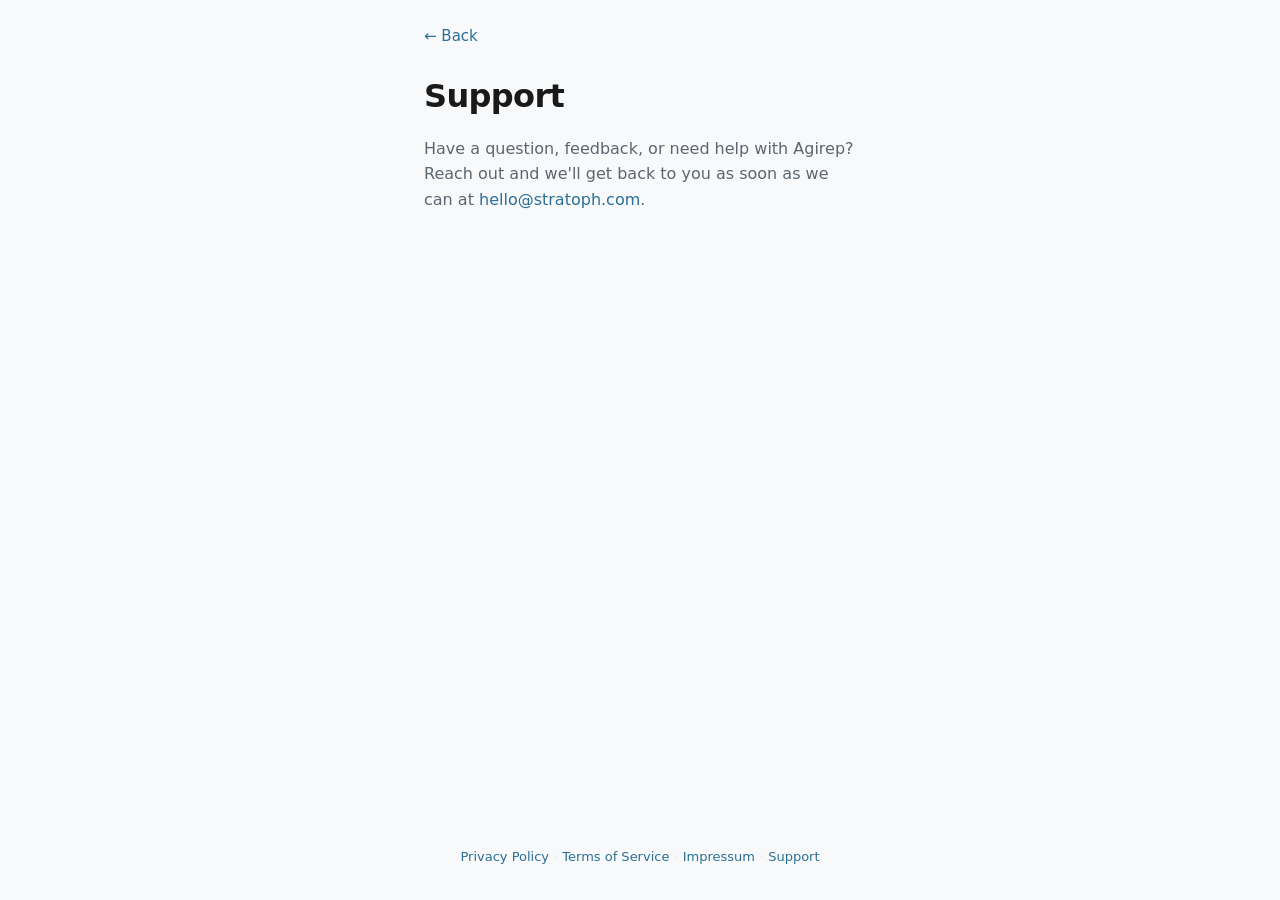
<file: support.html>
<!DOCTYPE html>
<html lang="en">
  <head>
    <meta charset="UTF-8" />
    <meta name="viewport" content="width=device-width, initial-scale=1" />
    <meta
      name="description"
      content="Get support for Agirep — contact us with questions or feedback."
    />
    <title>Support — Agirep</title>
    <style>
      :root {
        --bg: #f8f9fa;
        --primary: #2a6f97;
        --accent: #4ecda4;
        --text: #1a1a1a;
        --text-muted: #5c6670;
        --border: #e2e6ea;
        --max-width: 480px;
      }

      *,
      *::before,
      *::after {
        box-sizing: border-box;
      }

      html {
        -webkit-text-size-adjust: 100%;
      }

      body {
        margin: 0;
        min-height: 100dvh;
        display: flex;
        flex-direction: column;
        align-items: center;
        background: var(--bg);
        color: var(--text);
        font-family:
          system-ui,
          -apple-system,
          BlinkMacSystemFont,
          'Segoe UI',
          Roboto,
          'Helvetica Neue',
          Arial,
          sans-serif;
        font-size: 16px;
        line-height: 1.5;
        -webkit-font-smoothing: antialiased;
      }

      .page {
        width: 100%;
        max-width: var(--max-width);
        flex: 1;
        padding: 24px 24px 32px;
      }

      .back-link {
        display: inline-block;
        margin-bottom: 28px;
        font-size: 0.9375rem;
        font-weight: 500;
        color: var(--primary);
        text-decoration: none;
      }

      .back-link:hover {
        text-decoration: underline;
      }

      .back-link:focus-visible {
        outline: 2px solid var(--accent);
        outline-offset: 2px;
        border-radius: 4px;
      }

      .content {
        text-align: left;
        line-height: 1.6;
        color: var(--text);
      }

      .content h1 {
        margin: 0 0 1.25rem;
        font-size: 1.75rem;
        font-weight: 700;
        letter-spacing: -0.02em;
        line-height: 1.25;
        color: var(--text);
      }

      .content p {
        margin: 0;
        color: var(--text-muted);
      }

      .content a {
        color: var(--primary);
        text-decoration: none;
        font-weight: 500;
      }

      .content a:hover {
        text-decoration: underline;
      }

      .site-footer {
        width: 100%;
        max-width: var(--max-width);
        padding: 24px 24px 32px;
        text-align: center;
      }

      .footer-links {
        margin: 0;
        font-size: 0.8125rem;
        color: var(--text-muted);
        line-height: 1.8;
      }

      .footer-links a {
        color: var(--primary);
        text-decoration: none;
        font-weight: 500;
      }

      .footer-links a:hover {
        text-decoration: underline;
      }

      .footer-links .sep {
        margin: 0 0.35em;
        color: var(--border);
        user-select: none;
      }

      @media (min-width: 400px) {
        .content h1 {
          font-size: 2rem;
        }
      }
    </style>
  </head>
  <body>
    <main class="page">
      <a class="back-link" href="index.html">← Back</a>

      <article class="content">
        <h1>Support</h1>
        <p>
          Have a question, feedback, or need help with Agirep? Reach out and
          we&apos;ll get back to you as soon as we can at
          <a href="mailto:hello@stratoph.com">hello@stratoph.com</a>.
        </p>
      </article>
    </main>

    <footer class="site-footer">
      <p class="footer-links">
        <a href="privacy.html">Privacy Policy</a
        ><span class="sep" aria-hidden="true">·</span
        ><a href="terms.html">Terms of Service</a
        ><span class="sep" aria-hidden="true">·</span
        ><a href="impressum.html">Impressum</a
        ><span class="sep" aria-hidden="true">·</span
        ><a href="support.html">Support</a>
      </p>
    </footer>
  </body>
</html>
</file>
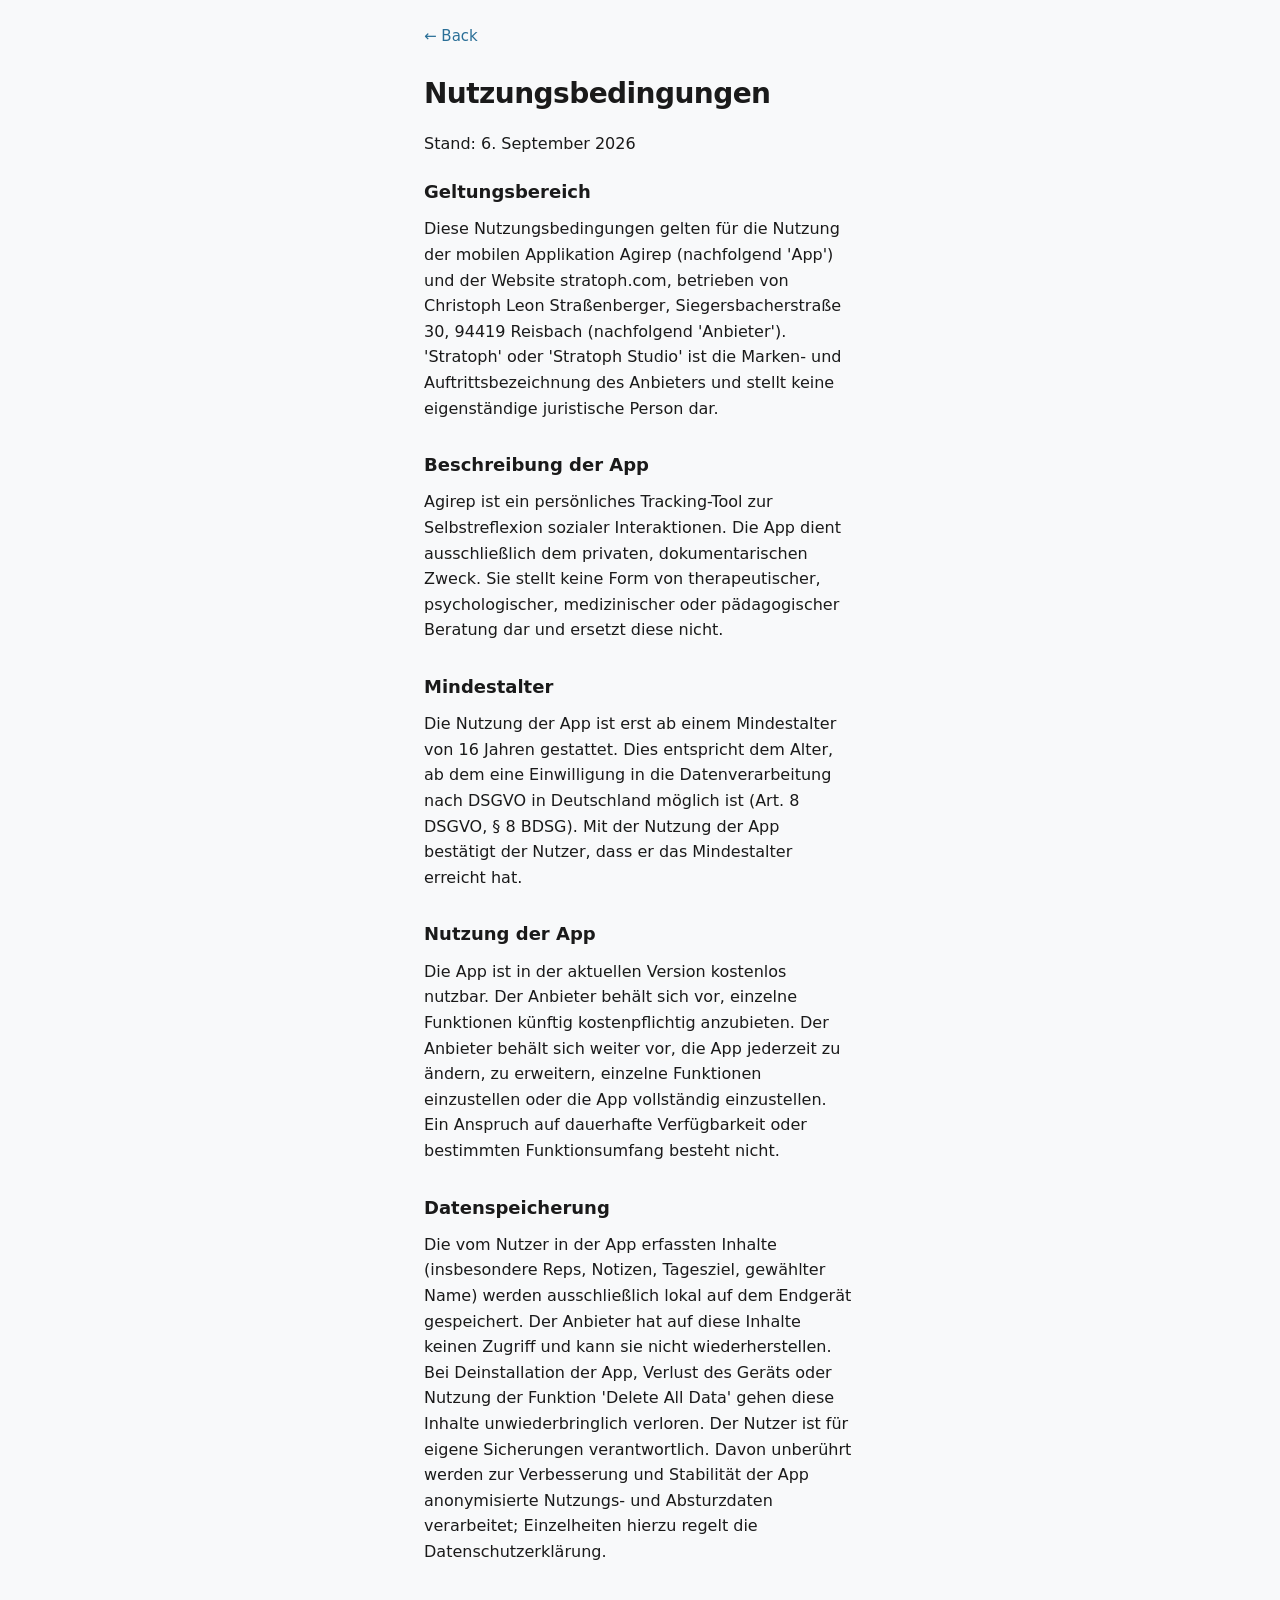
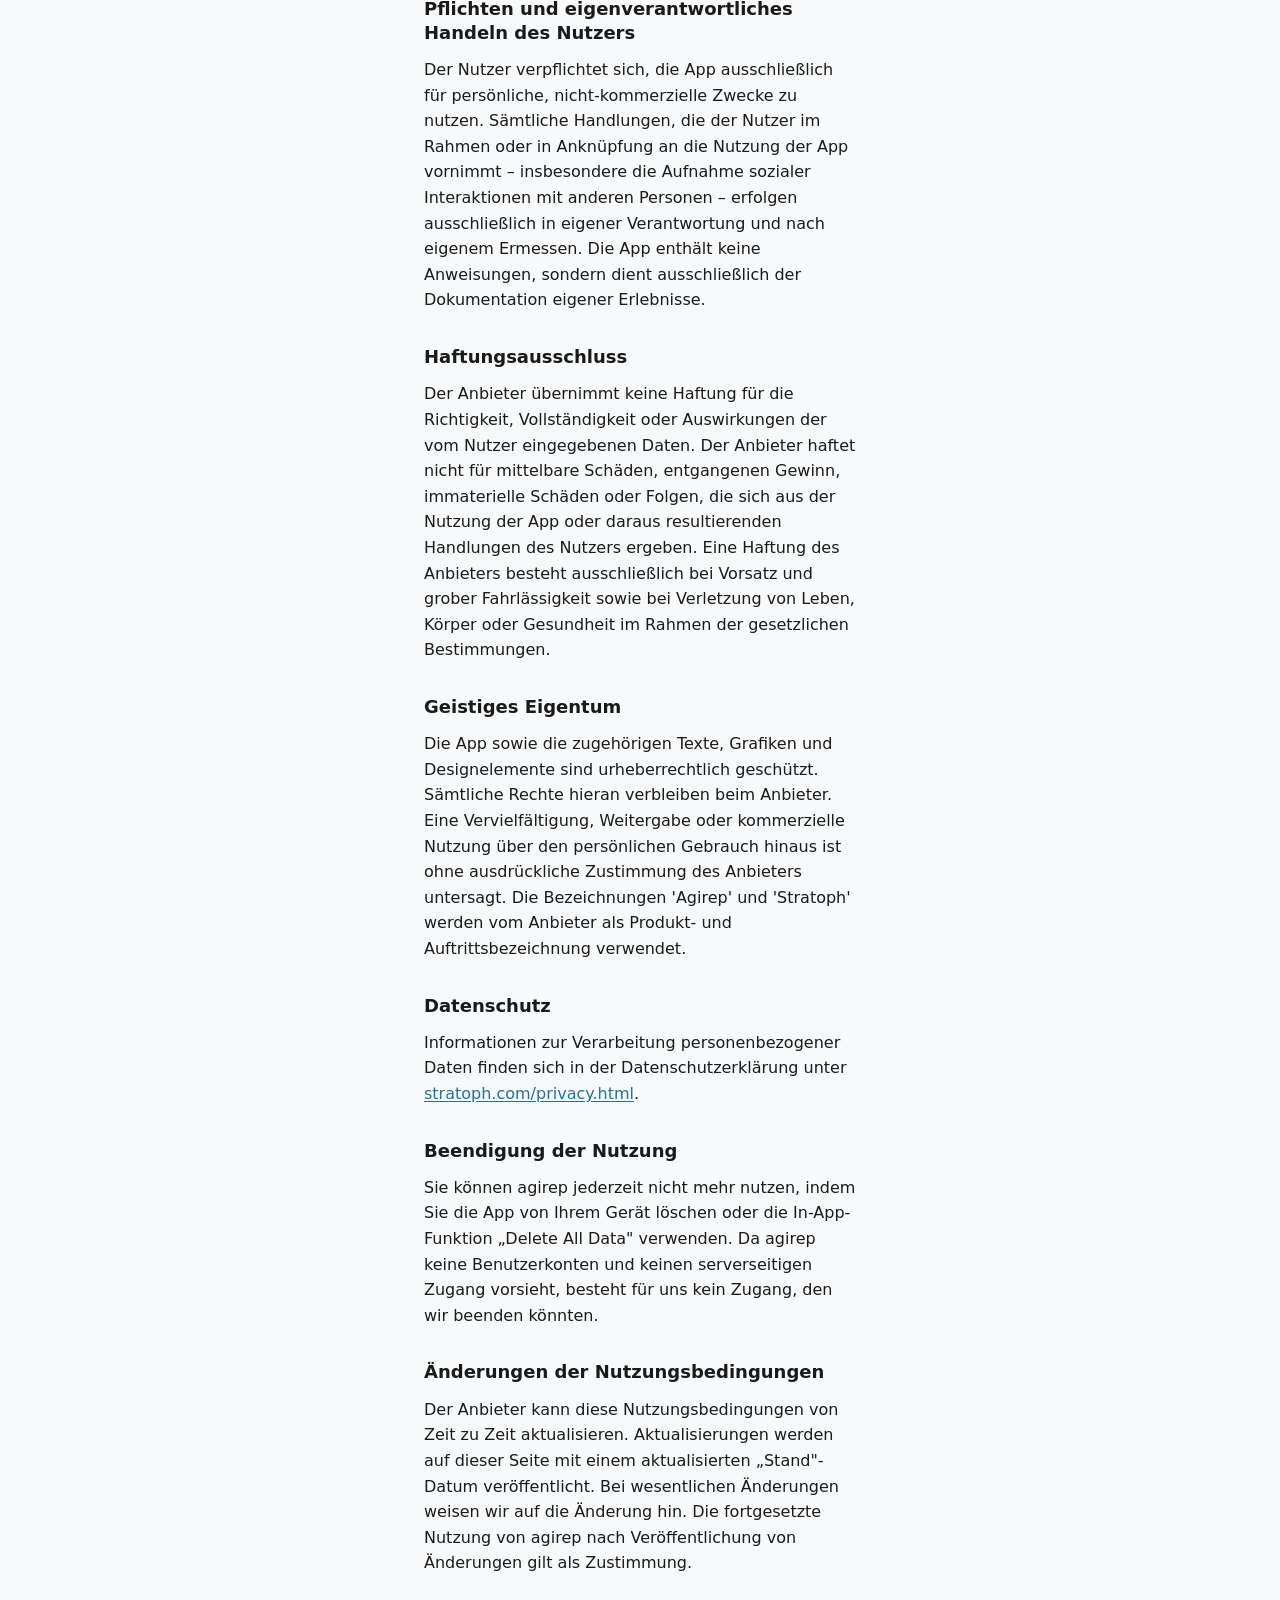
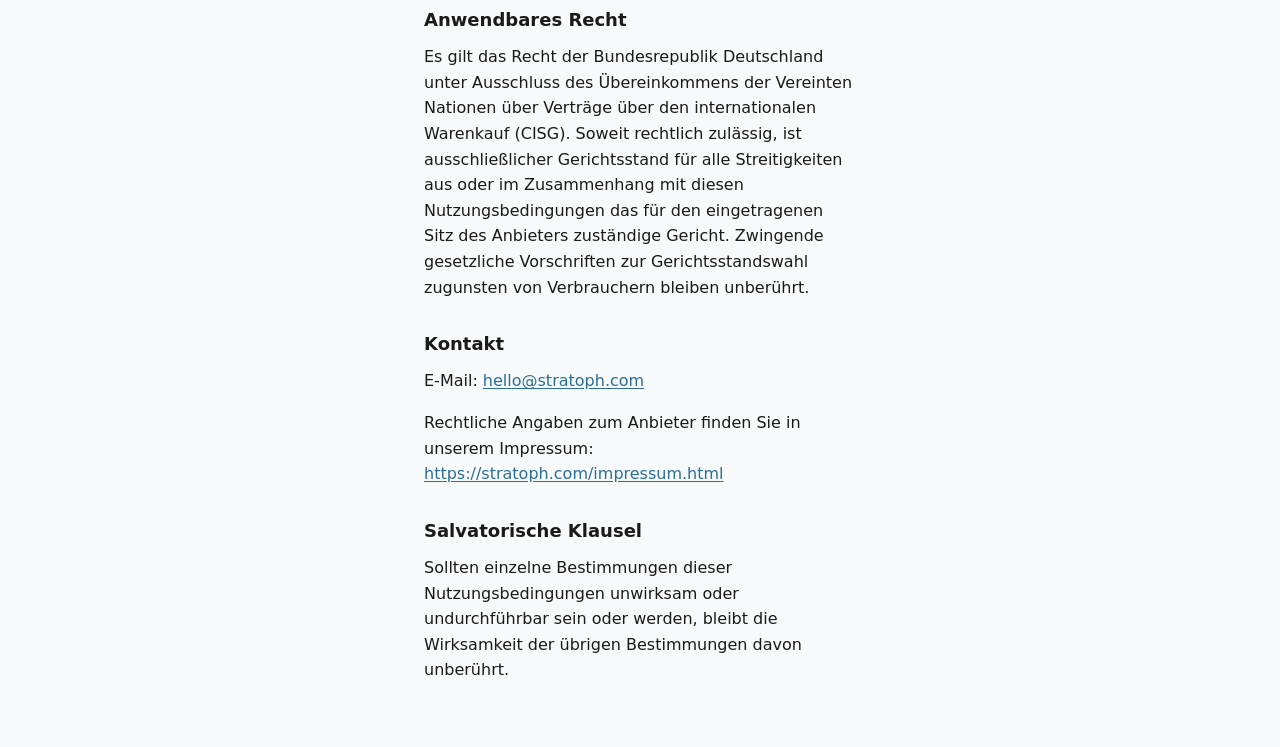
<file: terms.html>
<!DOCTYPE html>
<html lang="de">
  <head>
    <meta charset="UTF-8" />
    <meta name="viewport" content="width=device-width, initial-scale=1" />
    <meta name="robots" content="noindex" />
    <title>Nutzungsbedingungen — REP</title>
    <style>
      :root {
        --bg: #f8f9fa;
        --primary: #2a6f97;
        --accent: #4ecda4;
        --text: #1a1a1a;
        --text-muted: #5c6670;
        --border: #e2e6ea;
        --radius: 16px;
        --max-width: 480px;
      }

      *,
      *::before,
      *::after {
        box-sizing: border-box;
      }

      html {
        -webkit-text-size-adjust: 100%;
      }

      body {
        margin: 0;
        min-height: 100dvh;
        display: flex;
        flex-direction: column;
        align-items: center;
        background: var(--bg);
        color: var(--text);
        font-family:
          system-ui,
          -apple-system,
          BlinkMacSystemFont,
          'Segoe UI',
          Roboto,
          'Helvetica Neue',
          Arial,
          sans-serif;
        font-size: 16px;
        line-height: 1.5;
        -webkit-font-smoothing: antialiased;
      }

      .page {
        width: 100%;
        max-width: var(--max-width);
        padding: 24px 24px 48px;
      }

      .back-link {
        display: inline-block;
        margin-bottom: 28px;
        font-size: 0.9375rem;
        font-weight: 500;
        color: var(--primary);
        text-decoration: none;
      }

      .back-link:hover {
        text-decoration: underline;
      }

      .back-link:focus-visible {
        outline: 2px solid var(--accent);
        outline-offset: 2px;
        border-radius: 4px;
      }

      .legal-content {
        text-align: left;
        line-height: 1.6;
        color: var(--text);
      }

      .legal-content h1 {
        margin: 0 0 1.25rem;
        font-size: 1.75rem;
        font-weight: 700;
        letter-spacing: -0.02em;
        line-height: 1.25;
        color: var(--text);
      }

      .legal-content h2 {
        margin: 2rem 0 0.75rem;
        font-size: 1.125rem;
        font-weight: 700;
        color: var(--text);
        line-height: 1.35;
      }

      .legal-content h2:first-of-type {
        margin-top: 1.5rem;
      }

      .legal-content p {
        margin: 0 0 1rem;
        color: var(--text);
      }

      .legal-content a {
        color: var(--primary);
        text-decoration: underline;
        text-underline-offset: 2px;
      }

      .legal-content a:hover {
        color: #245f82;
      }
    </style>
  </head>
  <body>
    <main class="page">
      <a class="back-link" href="index.html">← Back</a>

      <article class="legal-content">
        <h1>Nutzungsbedingungen</h1>
        <p>Stand: 6. September 2026</p>

        <h2>Geltungsbereich</h2>
        <p>
          Diese Nutzungsbedingungen gelten für die Nutzung der mobilen Applikation
          Agirep (nachfolgend 'App') und der Website stratoph.com, betrieben von
          Christoph Leon Straßenberger, Siegersbacherstraße 30, 94419 Reisbach
          (nachfolgend 'Anbieter'). 'Stratoph' oder 'Stratoph Studio' ist die
          Marken- und Auftrittsbezeichnung des Anbieters und stellt keine
          eigenständige juristische Person dar.
        </p>

        <h2>Beschreibung der App</h2>
        <p>
          Agirep ist ein persönliches Tracking-Tool zur Selbstreflexion sozialer
          Interaktionen. Die App dient ausschließlich dem privaten,
          dokumentarischen Zweck. Sie stellt keine Form von therapeutischer,
          psychologischer, medizinischer oder pädagogischer Beratung dar und
          ersetzt diese nicht.
        </p>

        <h2>Mindestalter</h2>
        <p>
          Die Nutzung der App ist erst ab einem Mindestalter von 16 Jahren
          gestattet. Dies entspricht dem Alter, ab dem eine Einwilligung in die
          Datenverarbeitung nach DSGVO in Deutschland möglich ist (Art. 8 DSGVO,
          § 8 BDSG). Mit der Nutzung der App bestätigt der Nutzer, dass er das
          Mindestalter erreicht hat.
        </p>

        <h2>Nutzung der App</h2>
        <p>
          Die App ist in der aktuellen Version kostenlos nutzbar. Der Anbieter
          behält sich vor, einzelne Funktionen künftig kostenpflichtig
          anzubieten. Der Anbieter behält sich weiter vor, die App jederzeit zu
          ändern, zu erweitern, einzelne Funktionen einzustellen oder die App
          vollständig einzustellen. Ein Anspruch auf dauerhafte Verfügbarkeit
          oder bestimmten Funktionsumfang besteht nicht.
        </p>

        <h2>Datenspeicherung</h2>
        <p>
          Die vom Nutzer in der App erfassten Inhalte (insbesondere Reps,
          Notizen, Tagesziel, gewählter Name) werden ausschließlich lokal auf dem
          Endgerät gespeichert. Der Anbieter hat auf diese Inhalte keinen Zugriff
          und kann sie nicht wiederherstellen. Bei Deinstallation der App, Verlust
          des Geräts oder Nutzung der Funktion 'Delete All Data' gehen diese
          Inhalte unwiederbringlich verloren. Der Nutzer ist für eigene
          Sicherungen verantwortlich. Davon unberührt werden zur Verbesserung und
          Stabilität der App anonymisierte Nutzungs- und Absturzdaten verarbeitet;
          Einzelheiten hierzu regelt die Datenschutzerklärung.
        </p>

        <h2>Pflichten und eigenverantwortliches Handeln des Nutzers</h2>
        <p>
          Der Nutzer verpflichtet sich, die App ausschließlich für persönliche,
          nicht-kommerzielle Zwecke zu nutzen. Sämtliche Handlungen, die der
          Nutzer im Rahmen oder in Anknüpfung an die Nutzung der App vornimmt –
          insbesondere die Aufnahme sozialer Interaktionen mit anderen Personen –
          erfolgen ausschließlich in eigener Verantwortung und nach eigenem
          Ermessen. Die App enthält keine Anweisungen, sondern dient
          ausschließlich der Dokumentation eigener Erlebnisse.
        </p>

        <h2>Haftungsausschluss</h2>
        <p>
          Der Anbieter übernimmt keine Haftung für die Richtigkeit, Vollständigkeit
          oder Auswirkungen der vom Nutzer eingegebenen Daten. Der Anbieter haftet
          nicht für mittelbare Schäden, entgangenen Gewinn, immaterielle Schäden
          oder Folgen, die sich aus der Nutzung der App oder daraus resultierenden
          Handlungen des Nutzers ergeben. Eine Haftung des Anbieters besteht
          ausschließlich bei Vorsatz und grober Fahrlässigkeit sowie bei
          Verletzung von Leben, Körper oder Gesundheit im Rahmen der gesetzlichen
          Bestimmungen.
        </p>

        <h2>Geistiges Eigentum</h2>
        <p>
          Die App sowie die zugehörigen Texte, Grafiken und Designelemente sind
          urheberrechtlich geschützt. Sämtliche Rechte hieran verbleiben beim
          Anbieter. Eine Vervielfältigung, Weitergabe oder kommerzielle Nutzung
          über den persönlichen Gebrauch hinaus ist ohne ausdrückliche Zustimmung
          des Anbieters untersagt. Die Bezeichnungen 'Agirep' und 'Stratoph'
          werden vom Anbieter als Produkt- und Auftrittsbezeichnung verwendet.
        </p>

        <h2>Datenschutz</h2>
        <p>
          Informationen zur Verarbeitung personenbezogener Daten finden sich in
          der Datenschutzerklärung unter
          <a href="privacy.html">stratoph.com/privacy.html</a>.
        </p>

        <h2>Beendigung der Nutzung</h2>
        <p>
          Sie können agirep jederzeit nicht mehr nutzen, indem Sie die App von
          Ihrem Gerät löschen oder die In-App-Funktion „Delete All Data"
          verwenden. Da agirep keine Benutzerkonten und keinen serverseitigen
          Zugang vorsieht, besteht für uns kein Zugang, den wir beenden
          könnten.
        </p>

        <h2>Änderungen der Nutzungsbedingungen</h2>
        <p>
          Der Anbieter kann diese Nutzungsbedingungen von Zeit zu Zeit
          aktualisieren. Aktualisierungen werden auf dieser Seite mit einem
          aktualisierten „Stand"-Datum veröffentlicht. Bei wesentlichen
          Änderungen weisen wir auf die Änderung hin. Die fortgesetzte Nutzung
          von agirep nach Veröffentlichung von Änderungen gilt als Zustimmung.
        </p>

        <h2>Anwendbares Recht</h2>
        <p>
          Es gilt das Recht der Bundesrepublik Deutschland unter Ausschluss des
          Übereinkommens der Vereinten Nationen über Verträge über den
          internationalen Warenkauf (CISG). Soweit rechtlich zulässig, ist
          ausschließlicher Gerichtsstand für alle Streitigkeiten aus oder im
          Zusammenhang mit diesen Nutzungsbedingungen das für den eingetragenen
          Sitz des Anbieters zuständige Gericht. Zwingende gesetzliche
          Vorschriften zur Gerichtsstandswahl zugunsten von Verbrauchern bleiben
          unberührt.
        </p>

        <h2>Kontakt</h2>
        <p>
          E-Mail:
          <a href="mailto:hello@stratoph.com">hello@stratoph.com</a>
        </p>
        <p>
          Rechtliche Angaben zum Anbieter finden Sie in unserem Impressum:
          <a href="https://stratoph.com/impressum.html">https://stratoph.com/impressum.html</a>
        </p>

        <h2>Salvatorische Klausel</h2>
        <p>
          Sollten einzelne Bestimmungen dieser Nutzungsbedingungen unwirksam oder
          undurchführbar sein oder werden, bleibt die Wirksamkeit der übrigen
          Bestimmungen davon unberührt.
        </p>
      </article>
    </main>
  </body>
</html>
</file>
<file: fonts.css>
/* Self-hosted fonts — no requests to Google. */

@font-face {
  font-family: 'DM Sans';
  font-style: normal;
  font-weight: 400 800;
  font-display: swap;
  src: url('dm-sans-latin.woff2') format('woff2');
}

@font-face {
  font-family: 'Space Grotesk';
  font-style: normal;
  font-weight: 600;
  font-display: swap;
  src: url('space-grotesk-600.woff2') format('woff2');
}

@font-face {
  font-family: 'Space Grotesk';
  font-style: normal;
  font-weight: 700;
  font-display: swap;
  src: url('space-grotesk-700.woff2') format('woff2');
}

@font-face {
  font-family: 'IBM Plex Mono';
  font-style: normal;
  font-weight: 400;
  font-display: swap;
  src: url('ibm-plex-mono-400.woff2') format('woff2');
}

@font-face {
  font-family: 'IBM Plex Mono';
  font-style: normal;
  font-weight: 500;
  font-display: swap;
  src: url('ibm-plex-mono-500.woff2') format('woff2');
}

@font-face {
  font-family: 'IBM Plex Mono';
  font-style: normal;
  font-weight: 600;
  font-display: swap;
  src: url('ibm-plex-mono-600.woff2') format('woff2');
}
</file>
